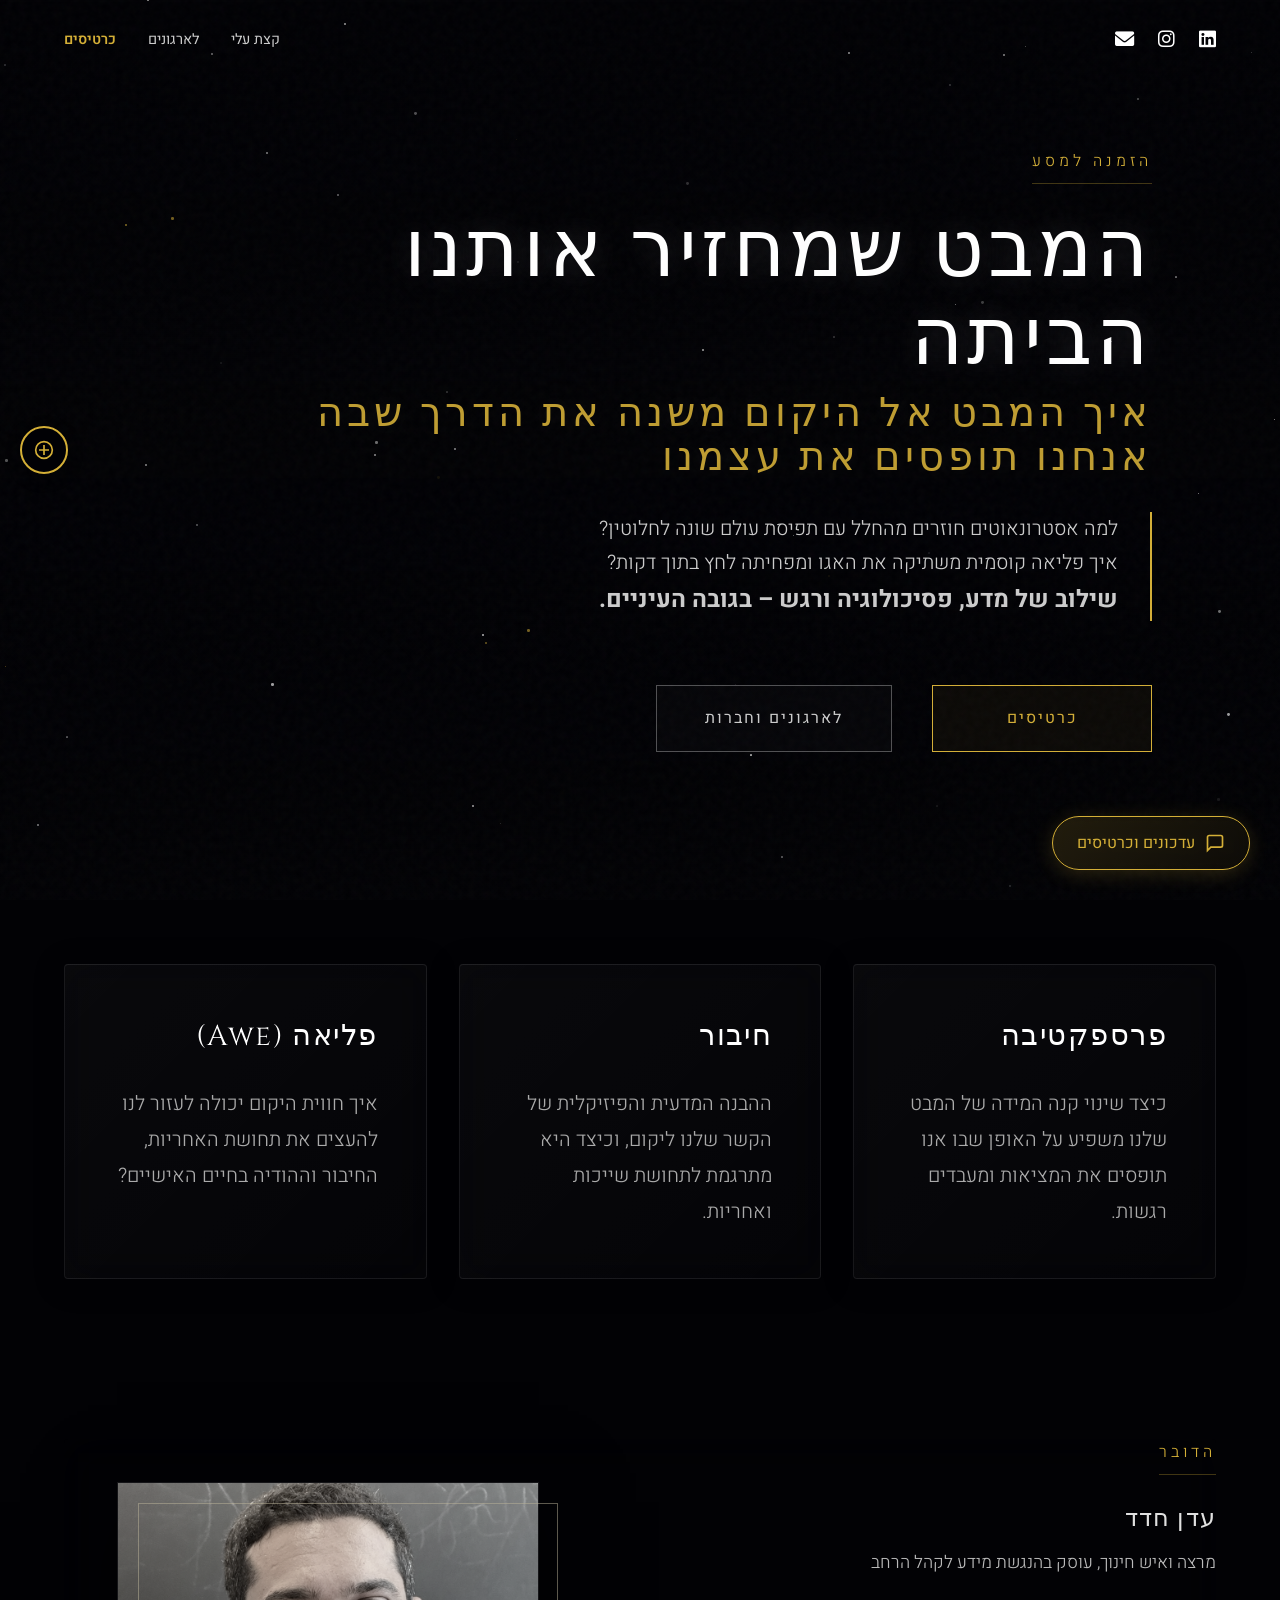
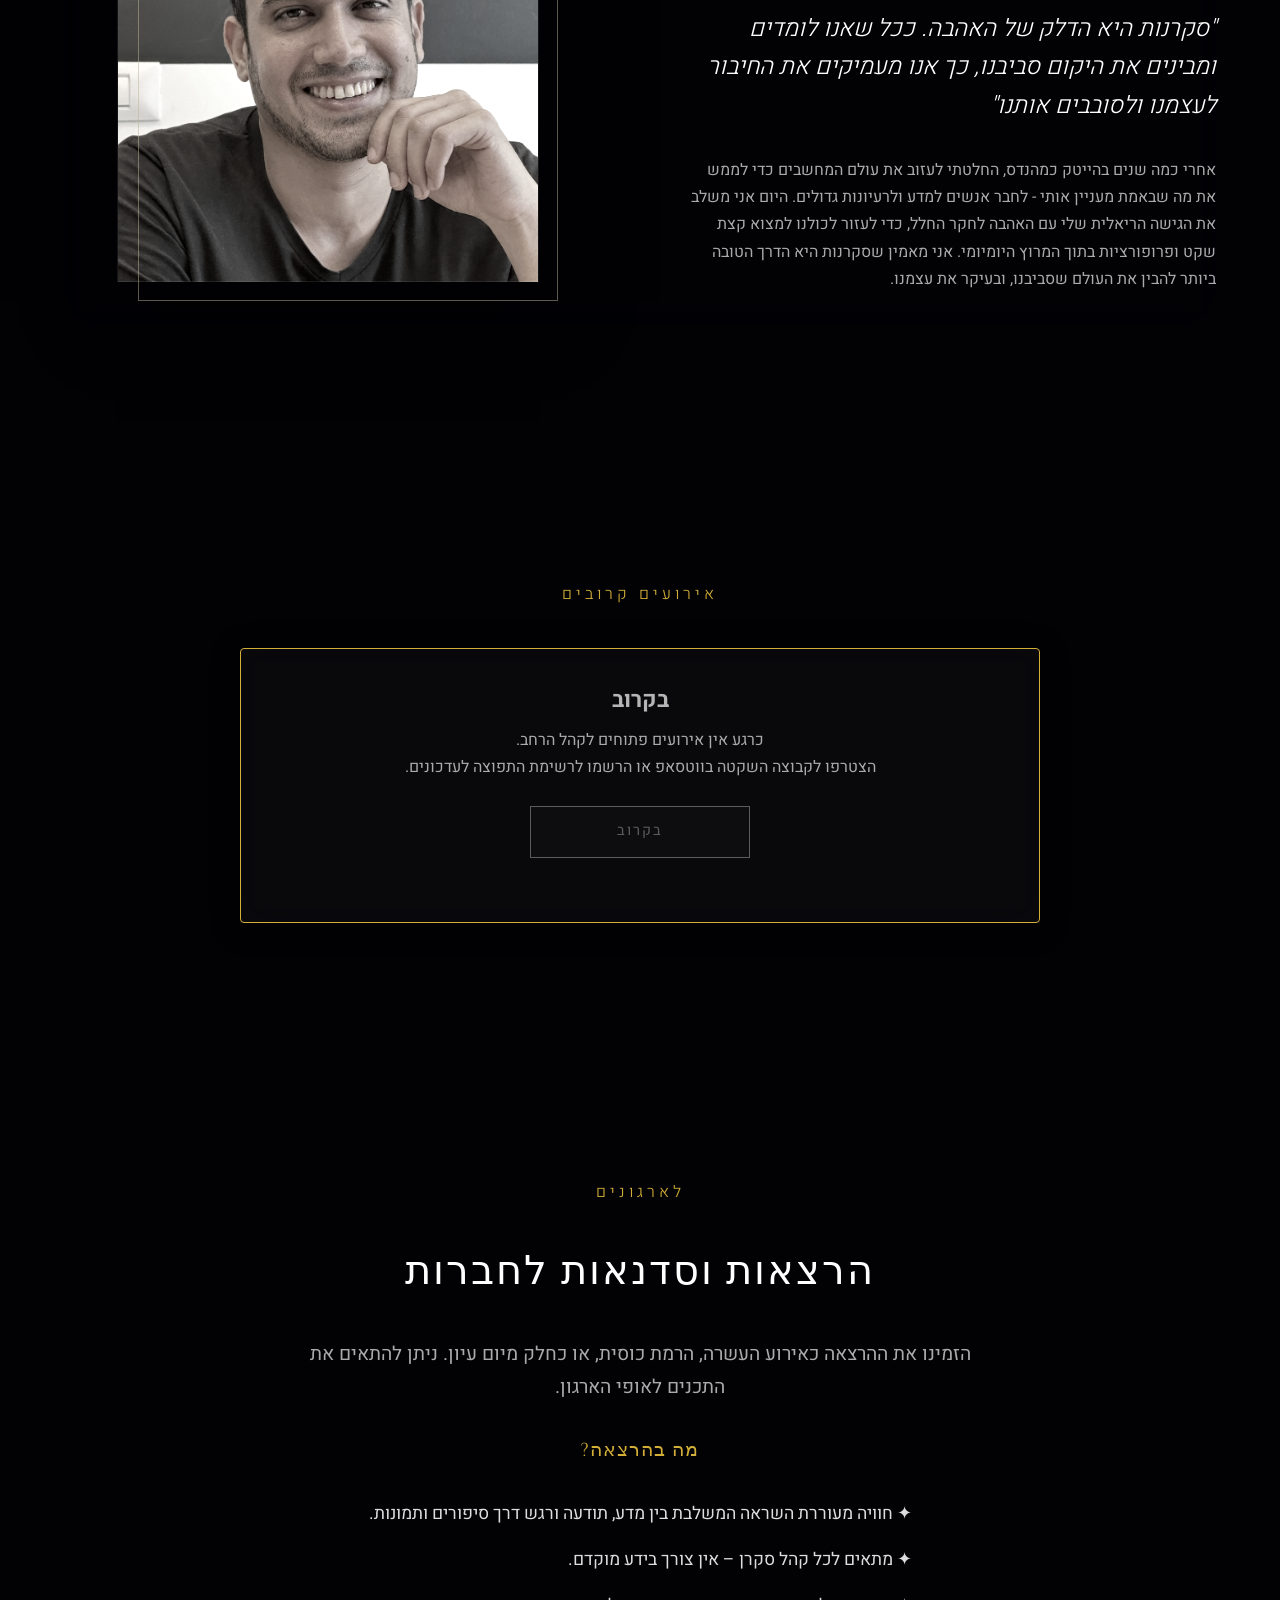
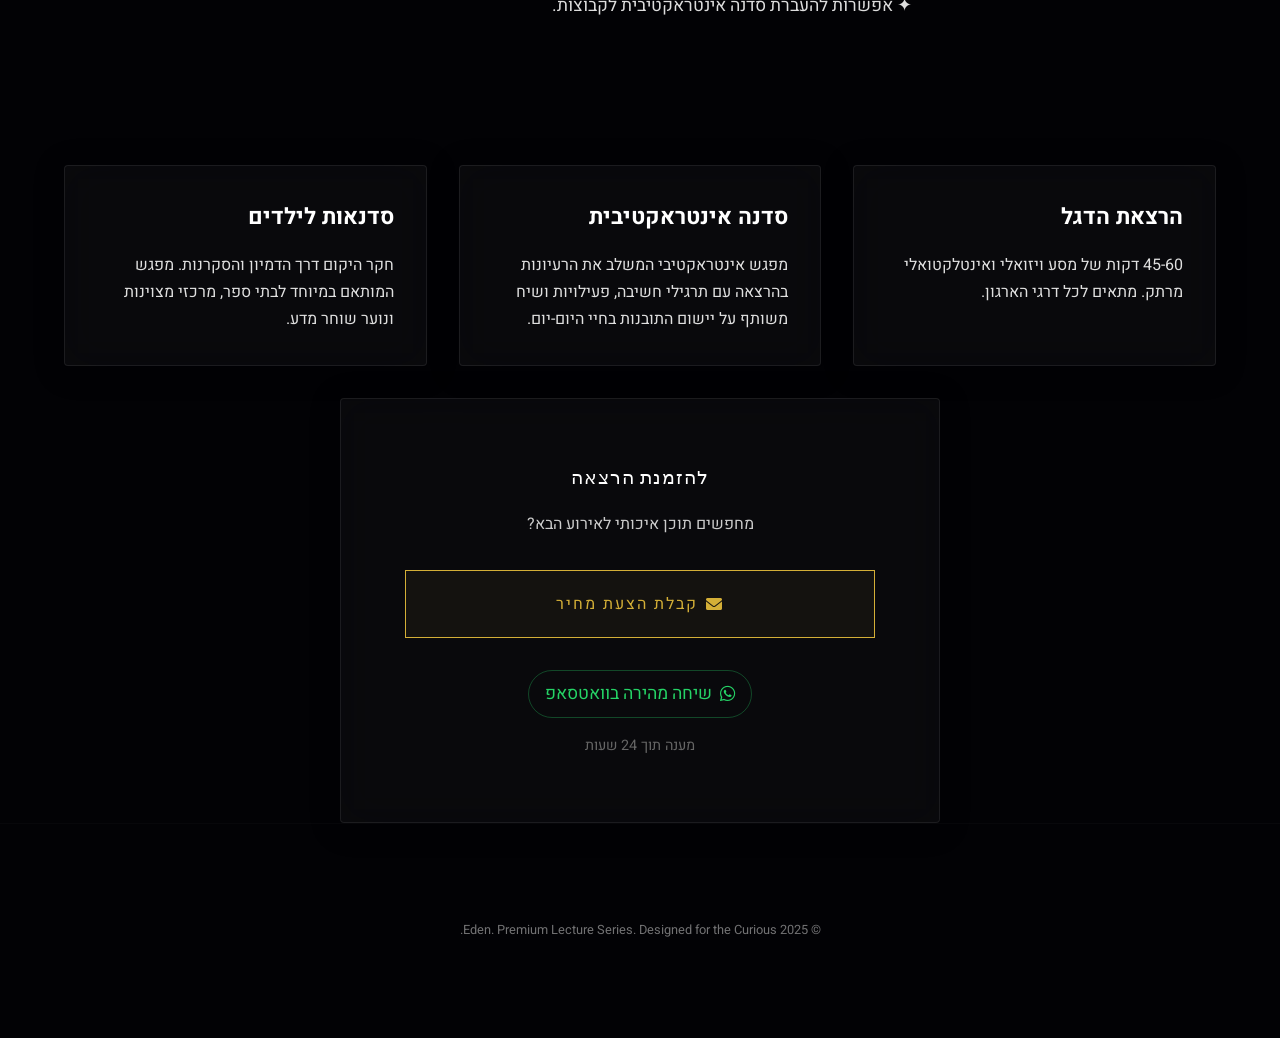
<file: index.html>
<!DOCTYPE html>
<html lang="he" dir="rtl">

<head>
    <meta charset="UTF-8">
    <meta name="viewport" content="width=device-width, initial-scale=1.0">
    <meta name="description"
        content="המבט שמחזיר אותנו הביתה - הרצאה סוחפת מאת עדן חדד המשלבת אסטרופיזיקה, פילוסופיה, פסיכולוגיה ורגש. מסע לתוך המבנים הגדולים של היקום להבנת הנפש האנושית.">
    <title>המבט שמחזיר אותנו הביתה | מסע בעקבות הזווית הקוסמית</title>

    <!-- SEO & Social Meta Tags -->
    <meta name="keywords"
        content="אסטרופיזיקה, פילוסופיה, פסיכולוגיה, עדן חדד, הרצאות השראה, סדנאות למנהלים, משמעות, פרספקטיבה, יום עיון, הרצאות לארגונים">
    <meta name="author" content="Eden Hadad">

    <!-- Open Graph / Facebook -->
    <meta property="og:type" content="website">
    <meta property="og:url" content="https://edenhadad.com/">
    <meta property="og:title" content="המבט שמחזיר אותנו הביתה | עדן חדד">
    <meta property="og:description"
        content="הרצאה סוחפת המשלבת אסטרופיזיקה, פילוסופיה ופסיכולוגיה. מסע לתוך המבנים הגדולים של היקום להבנת הנפש האנושית.">
    <meta property="og:image" content="assets/images/speaker_eden_edited.png">
    <meta property="og:locale" content="he_IL">

    <!-- Twitter -->
    <meta property="twitter:card" content="summary_large_image">
    <meta property="twitter:title" content="המבט שמחזיר אותנו הביתה | עדן חדד">
    <meta property="twitter:description" content="הרצאה סוחפת המשלבת אסטרופיזיקה, מאת עדן חדד.">
    <meta property="twitter:image" content="assets/images/speaker_eden_edited.png">

    <link rel="preconnect" href="https://fonts.googleapis.com">
    <link rel="preconnect" href="https://fonts.gstatic.com" crossorigin>
    <link
        href="https://fonts.googleapis.com/css2?family=Cinzel:wght@400;600&family=Heebo:wght@100;300;400;700&display=swap"
        rel="stylesheet">
    <link rel="stylesheet" href="https://cdnjs.cloudflare.com/ajax/libs/font-awesome/6.0.0/css/all.min.css">

    <style>
        :root {
            --bg-deep: #020205;
            --glass-bg: rgba(255, 255, 255, 0.03);
            --glass-border: rgba(255, 255, 255, 0.08);
            --text-main: #E0E0E0;
            --accent-gold: #D4AF37;
            --accent-glow: rgba(212, 175, 55, 0.4);
            --blue-glow: rgba(0, 100, 255, 0.1);
        }

        * {
            margin: 0;
            padding: 0;
            box-sizing: border-box;
        }

        html {
            scroll-behavior: smooth;
            max-width: 100%;
            overflow-x: hidden;
        }

        body {
            background-color: var(--bg-deep);
            color: var(--text-main);
            font-family: 'Heebo', sans-serif;
            overflow-x: hidden;
            line-height: 1.7;
            direction: rtl;
            max-width: 100%;
        }

        /* --- IMMERSIVE BACKGROUND & EFFECTS --- */
        #canvas-bg {
            position: fixed;
            top: 0;
            left: 0;
            width: 100%;
            height: 100%;
            z-index: -2;
            background: var(--bg-deep);
        }

        .overlay-gradient {
            position: fixed;
            top: 0;
            left: 0;
            width: 100%;
            height: 100%;
            background: linear-gradient(180deg, rgba(0, 0, 0, 0) 0%, rgba(2, 2, 5, 0.95) 100%);
            z-index: -1;
            pointer-events: none;
        }

        .noise-overlay {
            position: fixed;
            top: 0;
            left: 0;
            width: 100%;
            height: 100%;
            pointer-events: none;
            z-index: 1000;
            opacity: 0.03;
            background-image: url("data:image/svg+xml,%3Csvg viewBox='0 0 200 200' xmlns='http://www.w3.org/2000/svg'%3E%3Cfilter id='noiseFilter'%3E%3CfeTurbulence type='fractalNoise' baseFrequency='0.65' numOctaves='3' stitchTiles='stitch'/%3E%3C/filter%3E%3Crect width='100%25' height='100%25' filter='url(%23noiseFilter)'/%3E%3C/svg%3E");
        }

        /* --- TYPOGRAPHY --- */
        h1,
        h2,
        h3 {
            font-family: 'Cinzel', serif;
            font-weight: 400;
            letter-spacing: 0.05em;
        }

        h1 {
            font-size: 5rem;
            line-height: 1.1;
            margin-bottom: 2rem;
            color: #fff;
            text-shadow: 0 0 30px rgba(255, 255, 255, 0.15);
        }

        .subtitle {
            font-family: 'Heebo', sans-serif;
            font-weight: 300;
            letter-spacing: 4px;
            color: var(--accent-gold);
            text-transform: uppercase;
            font-size: 1rem;
            margin-bottom: 1.5rem;
            display: inline-block;
            border-bottom: 1px solid rgba(212, 175, 55, 0.3);
            padding-bottom: 0.5rem;
        }

        /* --- LAYOUT UTILS --- */
        .container {
            max-width: 1400px;
            margin: 0 auto;
            padding: 0 4rem;
        }

        section {
            padding: 8rem 0;
            position: relative;
        }

        /* --- ANIMATIONS --- */
        .reveal {
            opacity: 0;
            transform: translateY(50px);
            transition: all 1s cubic-bezier(0.16, 1, 0.3, 1);
        }

        .reveal.active {
            opacity: 1;
            transform: translateY(0);
        }

        /* --- GLASSMORPHISM COMPONENTS --- */
        .glass-card {
            background: var(--glass-bg);
            backdrop-filter: blur(20px);
            -webkit-backdrop-filter: blur(20px);
            border: 1px solid var(--glass-border);
            border-radius: 4px;
            padding: 4rem;
            box-shadow: 0 4px 30px rgba(0, 0, 0, 0.3);
            transition: transform 0.6s cubic-bezier(0.16, 1, 0.3, 1), box-shadow 0.6s ease;
        }

        .glass-card:hover {
            transform: translateY(-5px);
            box-shadow: 0 20px 60px rgba(0, 0, 0, 0.5);
            border-color: rgba(255, 255, 255, 0.2);
        }

        /* --- HERO SECTION --- */
        header {
            height: 100vh;
            display: flex;
            align-items: center;
            justify-content: flex-start;
            position: relative;
        }

        .hero-content {
            max-width: 900px;
            z-index: 2;
            padding-right: 4rem;
            opacity: 0;
            animation: heroReveal 2s cubic-bezier(0.16, 1, 0.3, 1) forwards 0.5s;
        }

        .hero-desc {
            font-size: 1.25rem;
            font-weight: 300;
            color: #ccc;
            margin-bottom: 4rem;
            max-width: 700px;
            border-right: 2px solid var(--accent-gold);
            padding-right: 2rem;
        }

        .btn-glow {
            padding: 1.2rem 3rem;
            background: rgba(212, 175, 55, 0.05);
            border: 1px solid var(--accent-gold);
            color: var(--accent-gold);
            font-size: 1rem;
            text-transform: uppercase;
            letter-spacing: 2px;
            cursor: pointer;
            text-decoration: none;
            transition: all 0.4s ease;
            position: relative;
            overflow: hidden;
            display: inline-flex;
            align-items: center;
            justify-content: center;
            min-width: 220px;
            text-align: center;
            margin-left: 1rem;
        }

        .btn-glow:last-child {
            margin-left: 0;
        }

        .btn-glow::before {
            content: '';
            position: absolute;
            top: 0;
            left: -100%;
            width: 100%;
            height: 100%;
            background: linear-gradient(90deg, transparent, rgba(212, 175, 55, 0.4), transparent);
            transition: 0.5s;
        }

        .btn-glow:hover::before {
            left: 100%;
        }

        .btn-glow:hover {
            box-shadow: 0 0 30px var(--accent-glow);
            background: rgba(212, 175, 55, 0.15);
            color: #fff;
        }

        .btn-secondary {
            border-color: rgba(255, 255, 255, 0.3);
            color: #ccc;
            background: rgba(255, 255, 255, 0.02);
        }

        .btn-secondary:hover {
            border-color: #fff;
            box-shadow: 0 0 30px rgba(255, 255, 255, 0.2);
            background: rgba(255, 255, 255, 0.08);
        }

        .hero-actions {
            display: flex;
            gap: 1.5rem;
            margin-top: 2rem;
            flex-wrap: wrap;
        }

        /* --- CONCEPT SECTION --- */
        .concept-grid {
            display: grid;
            grid-template-columns: repeat(3, 1fr);
            gap: 4rem;
            margin-top: 4rem;
        }

        .concept-card {
            background: linear-gradient(135deg, rgba(255, 255, 255, 0.03), rgba(255, 255, 255, 0.01));
            border-top: 1px solid rgba(255, 255, 255, 0.1);
            padding: 3rem;
            position: relative;
        }

        .concept-card h3 {
            font-size: 1.8rem;
            margin-bottom: 1.5rem;
            color: #fff;
        }

        .concept-card p {
            font-size: 1.25rem;
            color: #aaa;
            font-weight: 300;
            line-height: 1.8;
        }

        .concept-num {
            position: absolute;
            top: -2rem;
            right: 2rem;
            font-family: 'Cinzel', serif;
            font-size: 4rem;
            color: rgba(255, 255, 255, 0.05);
        }

        /* --- SPEAKER SECTION --- */
        .speaker-editorial {
            display: grid;
            grid-template-columns: 1fr 1fr;
            gap: 6rem;
            align-items: center;
        }



        .speaker-bio-highlight {
            font-size: 1.5rem;
            font-weight: 300;
            color: #fff;
            margin-bottom: 2rem;
            line-height: 1.6;
            font-style: italic;
        }

        .speaker-image-frame {
            height: 400px;
            width: 80%;
            margin: 0 auto;
            background: url('assets/images/speaker_eden.jpg') top center/cover no-repeat;
            border: 1px solid var(--glass-border);
            position: relative;
            box-shadow: 0 20px 80px rgba(0, 0, 0, 0.6);
            filter: grayscale(80%) contrast(110%);
            transition: filter 0.5s ease;
        }

        .speaker-image-frame:hover {
            filter: grayscale(0%) contrast(100%);
        }

        /* Overlay frame for speaker */
        .speaker-image-frame::after {
            content: '';
            position: absolute;
            top: 20px;
            left: 20px;
            right: -20px;
            bottom: -20px;
            border: 1px solid var(--accent-gold);
            z-index: -1;
            opacity: 0.5;
            transition: all 0.5s ease;
        }

        .speaker-image-frame:hover::after {
            top: 10px;
            left: 10px;
            right: -10px;
            bottom: -10px;
            opacity: 1;
        }

        /* --- TICKETS --- */
        .ticket-row {
            display: flex;
            justify-content: space-between;
            align-items: center;
            padding: 2rem 0;
            border-bottom: 1px solid rgba(255, 255, 255, 0.05);
            transition: 0.3s;
        }

        .ticket-row:hover {
            background: rgba(255, 255, 255, 0.02);
            padding-right: 2rem;
        }

        .ticket-label {
            font-size: 0.9rem;
            color: #aaa;
            text-transform: uppercase;
            letter-spacing: 2px;
            cursor: pointer;
        }

        .ticket-value {
            font-size: 1.5rem;
            color: #fff;
            font-family: 'Cinzel', serif;
        }

        .whatsapp-link {
            color: #25D366;
            font-size: 1.1rem;
            text-decoration: none;
            display: inline-flex;
            align-items: center;
            gap: 0.5rem;
            margin-top: 1rem;
            padding: 0.5rem 1rem;
            border: 1px solid rgba(37, 211, 102, 0.3);
            border-radius: 50px;
            transition: 0.3s;
        }

        .whatsapp-link:hover {
            background: rgba(37, 211, 102, 0.1);
            border-color: #25D366;
        }

        /* --- FOOTER --- */
        footer {
            text-align: center;
            padding: 6rem 0;
            opacity: 0.5;
            font-size: 0.8rem;
            border-top: 1px solid rgba(255, 255, 255, 0.05);
        }

        /* --- RESPONSIVE --- */

        /* Tablet */
        @media (max-width: 1024px) {
            h1 {
                font-size: 3.5rem;
            }

            .concept-grid {
                grid-template-columns: repeat(2, 1fr);
                gap: 2rem;
            }

            .speaker-editorial {
                gap: 3rem;
            }
        }

        /* Mobile */
        @media (max-width: 768px) {
            h1 {
                font-size: 2.2rem;
            }

            h2 {
                font-size: 1.5rem;
            }

            h3 {
                font-size: 1.2rem;
            }

            .container {
                padding: 0 1.25rem;
            }

            section {
                padding: 4rem 0;
            }

            .concept-grid {
                grid-template-columns: 1fr;
                gap: 1rem;
            }

            .concept-card {
                padding: 2rem 1.5rem;
            }

            .concept-card p {
                font-size: 1rem;
            }

            .concept-num {
                font-size: 2.5rem;
                top: -1rem;
                right: 1rem;
            }

            .speaker-editorial {
                grid-template-columns: 1fr;
                gap: 1.5rem;
            }

            .speaker-text {
                order: 1;
                text-align: center;
            }

            .speaker-bio-highlight {
                font-size: 1.2rem;
            }

            header {
                justify-content: center;
                text-align: center;
                padding: 1rem;
            }

            .hero-content {
                padding-right: 0;
                text-align: center;
            }

            .hero-desc {
                border-right: none;
                padding-right: 0;
                margin: 0 auto 1.5rem auto;
                font-size: 1.1rem;
            }

            .hero-actions {
                justify-content: center;
            }

            .speaker-image-frame {
                height: 350px;
                margin-top: 1.5rem;
                width: 100%;
            }

            .speaker-image-frame::after {
                right: -10px;
                bottom: -10px;
                top: 10px;
                left: 10px;
            }

            /* Ticket section mobile */
            .ticket-row {
                flex-direction: column;
                align-items: flex-start;
                gap: 1rem;
                text-align: right;
                padding: 1.5rem 0;
            }

            .ticket-row:hover {
                padding-right: 0;
            }

            .ticket-value {
                font-size: 1.2rem;
            }

            /* Buttons touch-friendly */
            .btn-glow {
                padding: 1rem 2rem;
                font-size: 0.9rem;
                min-height: 48px;
                width: 100%;
                text-align: center;
                margin: 0;
            }

            .hero-actions {
                flex-direction: column;
                width: 100%;
            }

            footer {
                padding: 3rem 0;
            }

            #canvas-bg {
                min-width: unset !important;
            }

            /* Navbar Mobile Styles (Single Row, Words Left) */
            #navbar,
            #navbar.nav-scrolled {
                padding: 0.5rem 1rem !important;
                flex-direction: row !important;
                justify-content: space-between !important;
                align-items: center !important;
                height: auto !important;
                gap: 0.5rem !important;
            }

            .social-nav {
                display: flex;
                justify-content: flex-start !important;
                /* Right in RTL */
                padding-right: 0 !important;
                width: auto !important;
                gap: 0.8rem !important;
                margin-bottom: 0;
            }

            .social-nav a {
                font-size: 1rem !important;
            }

            .nav-links {
                display: flex;
                justify-content: flex-end !important;
                /* Left in RTL */
                width: auto !important;
                gap: 0.8rem !important;
            }

            .nav-links a {
                font-size: 0.85rem !important;
            }
        }

        /* Small mobile */
        @media (max-width: 480px) {
            h1 {
                font-size: 1.8rem;
            }

            .container {
                padding: 0 1rem;
            }

            .concept-card {
                padding: 1.5rem 1rem;
            }

            .speaker-image-frame {
                height: 280px;
            }
        }

        @keyframes heroReveal {
            from {
                opacity: 0;
                transform: translateY(30px);
            }

            to {
                opacity: 1;
                transform: translateY(0);
            }
        }
    </style>
</head>

<body>
    <!-- Accessibility Toolbar -->
    <div id="accessibility-toolbar" role="region" aria-label="כלי נגישות">
        <button id="a11y-toggle" aria-label="פתח תפריט נגישות" aria-expanded="false">
            <svg width="20" height="20" viewBox="0 0 24 24" fill="none" stroke="currentColor" stroke-width="2">
                <circle cx="12" cy="12" r="10" />
                <path d="M12 6v6m0 0v6m0-6h6m-6 0H6" />
            </svg>
        </button>
        <div id="a11y-panel" class="a11y-panel" hidden>
            <div class="a11y-row">
                <button class="a11y-btn" id="font-increase" aria-label="הגדל גופן" title="הגדל גופן">
                    <span>א+</span>
                </button>
                <button class="a11y-btn" id="font-decrease" aria-label="הקטן גופן" title="הקטן גופן">
                    <span>א-</span>
                </button>
            </div>
            <div class="a11y-row">
                <button class="a11y-btn" id="high-contrast" aria-label="ניגודיות גבוהה" title="ניגודיות גבוהה">
                    <i class="fas fa-adjust"></i>
                </button>
                <button class="a11y-btn" id="readable-font" aria-label="גופן קריא" title="גופן קריא (Arial)">
                    <span style="font-family: Arial, sans-serif; font-size: 1.2rem;">א</span>
                </button>
            </div>
            <div class="a11y-row">
                <button class="a11y-btn" id="stop-animations" aria-label="עצור אנימציות" title="עצור אנימציות">
                    <i class="fas fa-pause"></i>
                </button>
                <button class="a11y-btn" id="underline-links" aria-label="הדגש קישורים" title="הדגש קישורים">
                    <i class="fas fa-underline"></i>
                </button>
            </div>
            <button class="a11y-btn full-width" id="reset-a11y" aria-label="אפס הגדרות" title="אפס הגדרות">
                <i class="fas fa-redo"></i> איפוס
            </button>
        </div>
    </div>

    <!-- Sticky Lead Form -->
    <div id="lead-form-container" class="lead-form-collapsed">
        <button id="lead-form-toggle" aria-label="פתח טופס יצירת קשר" aria-expanded="false">
            <svg width="20" height="20" viewBox="0 0 24 24" fill="none" stroke="currentColor" stroke-width="2">
                <path d="M21 15a2 2 0 0 1-2 2H7l-4 4V5a2 2 0 0 1 2-2h14a2 2 0 0 1 2 2z" />
            </svg>
            <span>עדכונים וכרטיסים</span>
        </button>
        <div id="lead-form-content" class="lead-form-content" hidden>
            <h3>הישארו מעודכנים</h3>
            <p style="text-align: center; color: #ccc; font-size: 0.9rem; margin-bottom: 1.5rem; line-height: 1.5;">
                הצטרפו לרשימת התפוצה וקבלו עדכונים על הרצאות פתוחות, כרטיסים ותכנים מעוררי מחשבה.
            </p>

            <!-- WhatsApp Join Button -->
            <a href="https://chat.whatsapp.com/D9rq9PVqBxm5k0h5ObEshP" target="_blank" class="whatsapp-join-btn">
                <i class="fab fa-whatsapp"></i>
                להצטרפות לקבוצת העדכונים השקטה
            </a>

            <div class="divider"><span>או השאירו פרטים</span></div>
            <form id="lead-form" aria-label="טופס הרשמה לעדכונים">
                <div class="form-group">
                    <input type="text" id="lead-name" name="name" required placeholder="שם מלא" aria-label="שם מלא">
                </div>
                <div class="form-group">
                    <input type="email" id="lead-email" name="email" required placeholder="אימייל לקבלת עדכונים"
                        aria-label="אימייל">
                </div>
                <div class="form-group">
                    <input type="tel" id="lead-phone" name="phone" placeholder="טלפון (אופציונלי)"
                        aria-label="מספר טלפון">
                </div>
                <div class="form-group">
                    <textarea id="lead-message" name="message" rows="2" placeholder="נושא / בקשה מיוחדת (אופציונלי)"
                        aria-label="הודעה"></textarea>
                </div>
                <button type="submit" class="lead-submit-btn">עדכנו אותי על הרצאות!</button>
            </form>
        </div>
    </div>

    <style>
        /* Accessibility Toolbar Styles */
        #accessibility-toolbar {
            position: fixed;
            left: 20px;
            top: 50%;
            transform: translateY(-50%);
            z-index: 10002;
            direction: ltr;
        }

        #a11y-toggle {
            background: rgba(2, 2, 5, 0.8);
            border: 2px solid var(--accent-gold);
            color: var(--accent-gold);
            width: 48px;
            height: 48px;
            border-radius: 50%;
            display: flex;
            align-items: center;
            justify-content: center;
            cursor: pointer;
            transition: all 0.3s ease;
            backdrop-filter: blur(10px);
            box-shadow: 0 4px 15px rgba(0, 0, 0, 0.3);
        }

        #a11y-toggle:focus {
            outline: 2px solid #fff;
            outline-offset: 2px;
        }

        #a11y-toggle:hover {
            background: rgba(212, 175, 55, 0.2);
            box-shadow: 0 0 20px rgba(212, 175, 55, 0.4);
            transform: scale(1.1);
        }

        .a11y-panel {
            position: absolute;
            left: 60px;
            top: 50%;
            transform: translateY(-50%) translateX(-10px);
            background: rgba(10, 10, 15, 0.98);
            backdrop-filter: blur(20px);
            border: 1px solid rgba(212, 175, 55, 0.3);
            border-radius: 12px;
            padding: 1rem;
            display: flex;
            flex-direction: column;
            gap: 0.8rem;
            opacity: 0;
            transition: all 0.3s cubic-bezier(0.16, 1, 0.3, 1);
            pointer-events: none;
            width: 140px;
            box-shadow: 0 10px 40px rgba(0, 0, 0, 0.5);
        }

        .a11y-panel:not([hidden]) {
            opacity: 1;
            transform: translateY(-50%) translateX(0);
            pointer-events: all;
        }

        .a11y-row {
            display: flex;
            gap: 0.8rem;
            justify-content: space-between;
        }

        .a11y-btn {
            background: rgba(255, 255, 255, 0.05);
            border: 1px solid rgba(255, 255, 255, 0.1);
            color: #fff;
            width: 44px;
            /* WCAG Minimum */
            height: 44px;
            border-radius: 8px;
            display: flex;
            align-items: center;
            justify-content: center;
            cursor: pointer;
            transition: all 0.2s ease;
            font-size: 1.1rem;
        }

        .a11y-btn.full-width {
            width: 100%;
            gap: 0.5rem;
            font-size: 0.9rem;
            height: 40px;
            margin-top: 0.5rem;
            background: rgba(255, 50, 50, 0.1);
            border-color: rgba(255, 50, 50, 0.3);
        }

        .a11y-btn:focus {
            outline: 2px solid var(--accent-gold);
            outline-offset: 2px;
        }

        .a11y-btn:hover {
            background: rgba(255, 255, 255, 0.15);
            border-color: var(--accent-gold);
            color: var(--accent-gold);
        }

        .a11y-btn.active {
            background: var(--accent-gold);
            border-color: var(--accent-gold);
            color: #000;
            box-shadow: 0 0 10px rgba(212, 175, 55, 0.5);
        }

        /* --- ACCESSIBILITY MODES --- */

        /* High Contrast Mode */
        body.high-contrast {
            --bg-deep: #000;
            --text-main: #fff;
            --glass-bg: #000;
            --accent-gold: #FFD700;
            /* Brighter Gold */
        }

        body.high-contrast * {
            text-shadow: none !important;
            box-shadow: none !important;
        }

        body.high-contrast .glass-card,
        body.high-contrast .btn-glow {
            border: 2px solid #FFD700;
            background: #000;
        }

        /* Readable Font Mode */
        body.readable-font,
        body.readable-font * {
            font-family: Arial, Helvetica, sans-serif !important;
            letter-spacing: normal !important;
        }

        /* Stop Animations Mode */
        body.stop-animations *,
        body.stop-animations *::before,
        body.stop-animations *::after {
            animation: none !important;
            transition: none !important;
            transform: none !important;
            scroll-behavior: auto !important;
        }

        body.stop-animations #particles {
            display: none !important;
        }

        /* Underline Links Mode */
        body.underline-links a {
            text-decoration: underline !important;
            text-decoration-thickness: 2px !important;
            text-underline-offset: 4px !important;
        }

        /* Lead Form Styles */
        #lead-form-container {
            position: fixed;
            bottom: 30px;
            right: 30px;
            z-index: 9998;
            width: 400px;
            max-width: 90vw;
            direction: rtl;
        }

        #lead-form-toggle {
            background: linear-gradient(135deg, rgba(212, 175, 55, 0.15), rgba(212, 175, 55, 0.05));
            border: 1px solid var(--accent-gold);
            color: var(--accent-gold);
            padding: 0.875rem 1.5rem;
            border-radius: 50px;
            display: flex;
            align-items: center;
            gap: 0.625rem;
            cursor: pointer;
            font-size: 1rem;
            font-family: 'Heebo', sans-serif;
            transition: all 0.4s cubic-bezier(0.16, 1, 0.3, 1);
            backdrop-filter: blur(10px);
            box-shadow: 0 4px 20px rgba(212, 175, 55, 0.2);
        }

        #lead-form-toggle:hover {
            background: linear-gradient(135deg, rgba(212, 175, 55, 0.25), rgba(212, 175, 55, 0.1));
            box-shadow: 0 6px 30px rgba(212, 175, 55, 0.35);
            transform: translateY(-2px);
        }

        #lead-form-toggle svg {
            transition: transform 0.3s ease;
        }

        .lead-form-collapsed #lead-form-toggle[aria-expanded="true"] svg {
            transform: rotate(180deg);
        }

        .lead-form-content {
            position: absolute;
            bottom: 70px;
            right: 0;
            width: 100%;
            background: rgba(2, 2, 5, 0.98);
            backdrop-filter: blur(20px);
            border: 1px solid rgba(212, 175, 55, 0.3);
            border-radius: 12px;
            padding: 1.75rem;
            opacity: 0;
            transform: translateY(20px);
            transition: all 0.4s cubic-bezier(0.16, 1, 0.3, 1);
            pointer-events: none;
            box-shadow: 0 10px 40px rgba(0, 0, 0, 0.5);
        }

        .lead-form-content:not([hidden]) {
            opacity: 1;
            transform: translateY(0);
            pointer-events: all;
        }

        .lead-form-content h3 {
            color: var(--accent-gold);
            font-size: 1.35rem;
            margin-bottom: 0.5rem;
            font-family: 'Cinzel', serif;
            font-weight: 400;
            text-align: center;
        }

        /* WhatsApp Button */
        .whatsapp-join-btn {
            display: flex;
            align-items: center;
            justify-content: center;
            gap: 0.8rem;
            background: rgba(37, 211, 102, 0.15);
            border: 1px solid #25D366;
            color: #25D366;
            padding: 0.8rem 1rem;
            border-radius: 8px;
            text-decoration: none;
            font-weight: 500;
            transition: 0.3s;
            text-align: center;
            font-size: 0.95rem;
        }

        .whatsapp-join-btn:hover {
            background: rgba(37, 211, 102, 0.25);
            box-shadow: 0 0 15px rgba(37, 211, 102, 0.2);
        }

        .whatsapp-join-btn i {
            font-size: 1.2rem;
        }

        /* Divider */
        .divider {
            display: flex;
            align-items: center;
            text-align: center;
            color: rgba(255, 255, 255, 0.4);
            font-size: 0.85rem;
            margin: 0.5rem 0;
        }

        .divider::before,
        .divider::after {
            content: '';
            flex: 1;
            border-bottom: 1px solid rgba(255, 255, 255, 0.1);
        }

        .divider span {
            padding: 0 10px;
        }

        .form-group {
            margin-bottom: 1rem;
        }

        .form-group input,
        .form-group textarea {
            width: 100%;
            background: rgba(255, 255, 255, 0.05);
            border: 1px solid rgba(255, 255, 255, 0.1);
            color: #fff;
            padding: 0.875rem;
            border-radius: 6px;
            font-family: 'Heebo', sans-serif;
            font-size: 0.95rem;
            transition: all 0.3s ease;
        }

        .form-group input:focus,
        .form-group textarea:focus {
            outline: none;
            border-color: var(--accent-gold);
            background: rgba(255, 255, 255, 0.08);
        }

        .form-group input::placeholder,
        .form-group textarea::placeholder {
            color: rgba(255, 255, 255, 0.4);
        }

        .lead-submit-btn {
            width: 100%;
            background: linear-gradient(135deg, rgba(212, 175, 55, 0.2), rgba(212, 175, 55, 0.1));
            border: 1px solid var(--accent-gold);
            color: var(--accent-gold);
            padding: 1rem;
            border-radius: 6px;
            font-size: 1rem;
            font-family: 'Heebo', sans-serif;
            font-weight: 500;
            cursor: pointer;
            transition: all 0.3s ease;
        }

        .lead-submit-btn:hover {
            background: linear-gradient(135deg, rgba(212, 175, 55, 0.3), rgba(212, 175, 55, 0.15));
            box-shadow: 0 0 20px rgba(212, 175, 55, 0.3);
        }

        /* Mobile Responsiveness */
        @media (max-width: 768px) {
            #accessibility-toolbar {
                left: 10px;
            }

            #a11y-toggle {
                width: 34px;
                height: 34px;
            }

            #a11y-toggle svg {
                width: 18px;
                height: 18px;
            }

            .a11y-panel {
                left: 50px;
                flex-direction: column;
            }

            #lead-form-container {
                right: 0;
                bottom: 0;
                width: 100%;
                max-width: 100%;
                z-index: 10000;
            }

            #lead-form-toggle {
                position: fixed;
                bottom: 20px;
                right: 20px;
                z-index: 10001;
                font-size: 0.95rem;
            }

            .lead-form-content {
                position: fixed;
                bottom: 0;
                left: 0;
                right: 0;
                width: 100%;
                border-radius: 20px 20px 0 0;
                padding: 2rem 1.5rem 5rem 1.5rem;
                border-bottom: none;
                border-left: none;
                border-right: none;
                background: #050508;
            }
        }
    </style>

    <script>
        // Accessibility Toolbar Logic
        (function () {
            const toggle = document.getElementById('a11y-toggle');
            const panel = document.getElementById('a11y-panel');
            const buttons = {
                fontIncrease: document.getElementById('font-increase'),
                fontDecrease: document.getElementById('font-decrease'),
                highContrast: document.getElementById('high-contrast'),
                readableFont: document.getElementById('readable-font'),
                stopAnimations: document.getElementById('stop-animations'),
                underlineLinks: document.getElementById('underline-links'),
                reset: document.getElementById('reset-a11y')
            };

            let fontSize = 100;
            const settings = {
                highContrast: false,
                readableFont: false,
                stopAnimations: false,
                underlineLinks: false,
                fontSize: 100
            };

            // Toggle Panel
            toggle.addEventListener('click', () => {
                const isExpanded = toggle.getAttribute('aria-expanded') === 'true';
                toggle.setAttribute('aria-expanded', !isExpanded);
                panel.hidden = isExpanded;

                if (!isExpanded) {
                    // Focus management on open
                    setTimeout(() => buttons.fontIncrease.focus(), 100);
                }
            });

            // Close on ESC
            document.addEventListener('keydown', (e) => {
                if (e.key === 'Escape' && !panel.hidden) {
                    toggle.click();
                    toggle.focus();
                }
            });

            // Feature Toggles
            buttons.fontIncrease.addEventListener('click', () => updateFontSize(10));
            buttons.fontDecrease.addEventListener('click', () => updateFontSize(-10));

            buttons.highContrast.addEventListener('click', () => toggleFeature('highContrast', 'high-contrast'));
            buttons.readableFont.addEventListener('click', () => toggleFeature('readableFont', 'readable-font'));
            buttons.stopAnimations.addEventListener('click', () => toggleFeature('stopAnimations', 'stop-animations'));
            buttons.underlineLinks.addEventListener('click', () => toggleFeature('underlineLinks', 'underline-links'));

            buttons.reset.addEventListener('click', () => {
                // Reset State
                Object.keys(settings).forEach(key => {
                    if (key === 'fontSize') settings[key] = 100;
                    else settings[key] = false;
                });

                // Clear DOM classes
                document.body.classList.remove('high-contrast', 'readable-font', 'stop-animations', 'underline-links');
                document.documentElement.style.fontSize = '100%';

                // Reset Button States
                Object.values(buttons).forEach(btn => btn.classList.remove('active'));

                saveSettings();
            });

            function updateFontSize(delta) {
                const newSize = settings.fontSize + delta;
                if (newSize >= 80 && newSize <= 160) {
                    settings.fontSize = newSize;
                    document.documentElement.style.fontSize = settings.fontSize + '%';
                    saveSettings();
                }
            }

            function toggleFeature(settingKey, className) {
                settings[settingKey] = !settings[settingKey];
                document.body.classList.toggle(className);
                buttons[settingKey].classList.toggle('active');
                saveSettings();
            }

            function saveSettings() {
                localStorage.setItem('a11y-settings', JSON.stringify(settings));
            }

            function loadSettings() {
                const saved = localStorage.getItem('a11y-settings');
                if (saved) {
                    const parsed = JSON.parse(saved);
                    Object.assign(settings, parsed);

                    // Apply Settings
                    document.documentElement.style.fontSize = settings.fontSize + '%';

                    if (settings.highContrast) {
                        document.body.classList.add('high-contrast');
                        buttons.highContrast.classList.add('active');
                    }
                    if (settings.readableFont) {
                        document.body.classList.add('readable-font');
                        buttons.readableFont.classList.add('active');
                    }
                    if (settings.stopAnimations) {
                        document.body.classList.add('stop-animations');
                        buttons.stopAnimations.classList.add('active');
                    }
                    if (settings.underlineLinks) {
                        document.body.classList.add('underline-links');
                        buttons.underlineLinks.classList.add('active');
                    }
                }
            }

            loadSettings();

            // Trap focus in panel
            panel.addEventListener('keydown', (e) => {
                if (e.key === 'Tab') {
                    const focusable = panel.querySelectorAll('button');
                    const first = focusable[0];
                    const last = focusable[focusable.length - 1];

                    if (e.shiftKey) {
                        if (document.activeElement === first) {
                            e.preventDefault();
                            last.focus();
                        }
                    } else {
                        if (document.activeElement === last) {
                            e.preventDefault();
                            first.focus();
                        }
                    }
                }
            });
        })();

        // Lead Form
        (function () {
            const container = document.getElementById('lead-form-container');
            const toggle = document.getElementById('lead-form-toggle');
            const content = document.getElementById('lead-form-content');
            const form = document.getElementById('lead-form');

            toggle.addEventListener('click', () => {
                const isExpanded = toggle.getAttribute('aria-expanded') === 'true';
                toggle.setAttribute('aria-expanded', !isExpanded);
                content.hidden = isExpanded;
                container.classList.toggle('lead-form-collapsed');
            });


            form.addEventListener('submit', (e) => {
                e.preventDefault();

                const submitBtn = form.querySelector('.lead-submit-btn');
                const originalBtnText = submitBtn.innerHTML;
                const scriptURL = 'https://script.google.com/macros/s/AKfycbwEzl54k7tsF9e85H8zsbCoElwnUOoOeC5PHfBsXTZRfvcqHsu6_P_5pzwkD-CQJ-KdNA/exec';

                // Loading State
                submitBtn.innerHTML = '<i class="fas fa-spinner fa-spin"></i> שולח...';
                submitBtn.style.opacity = '0.7';
                submitBtn.disabled = true;

                const inputData = {
                    name: document.getElementById('lead-name').value,
                    email: document.getElementById('lead-email').value,
                    phone: document.getElementById('lead-phone').value,
                    message: document.getElementById('lead-message').value
                };

                // Send to Google Sheets
                fetch(scriptURL, {
                    method: 'POST',
                    mode: 'no-cors', // Important for Google Apps Script
                    headers: {
                        'Content-Type': 'application/x-www-form-urlencoded',
                    },
                    body: new URLSearchParams(inputData)
                })
                    .then(response => {
                        // Success (with no-cors we assume success if no network error)
                        alert('תודה! הפרטים נשלחו בהצלחה וניצור איתך קשר בקרוב.');
                        form.reset();
                        toggle.click(); // Close the form
                    })
                    .catch(error => {
                        console.error('Error!', error.message);
                        alert('אירעה שגיאה בשליחת הטופס. נסה שוב או פנה בוואטסאפ.');
                    })
                    .finally(() => {
                        // Reset Button
                        submitBtn.innerHTML = originalBtnText;
                        submitBtn.style.opacity = '1';
                        submitBtn.disabled = false;
                    });
            });

            // Close on outside click
            document.addEventListener('click', (e) => {
                if (!container.contains(e.target) && !content.hidden) {
                    toggle.click();
                }
            });
        })();
    </script>

    <div id="canvas-bg"></div>
    <div class="overlay-gradient"></div>
    <div class="noise-overlay"></div>

    <nav id="navbar"
        style="position: fixed; top: 0; left: 0; width: 100%; padding: 1.5rem 4rem; z-index: 1000; transition: 0.4s; display: flex; justify-content: space-between; align-items: center;">
        <div class="social-nav" style="display: flex; gap: 1.5rem;">
            <a href="https://www.linkedin.com/in/eden-hadad-70/" target="_blank"
                style="color: #fff; font-size: 1.2rem; transition: 0.3s;"><i class="fab fa-linkedin"></i></a>
            <a href="https://www.instagram.com/eden_hadad70/" target="_blank"
                style="color: #fff; font-size: 1.2rem; transition: 0.3s;"><i class="fab fa-instagram"></i></a>
            <a href="mailto:edenhadad70@gmail.com" style="color: #fff; font-size: 1.2rem; transition: 0.3s;"><i
                    class="fas fa-envelope"></i></a>
        </div>
        <div class="nav-links" style="display: flex; gap: 2rem;">
            <a href="#speaker" style="color: #ccc; text-decoration: none; font-size: 0.9rem; transition: 0.3s;">קצת
                עלי</a>
            <a href="#business"
                style="color: #ccc; text-decoration: none; font-size: 0.9rem; transition: 0.3s;">לארגונים</a>
            <a href="#tickets"
                style="color: var(--accent-gold); text-decoration: none; font-size: 0.9rem; font-weight: 600; transition: 0.3s;">כרטיסים</a>
        </div>
    </nav>
    <style>
        .nav-scrolled {
            background: rgba(2, 2, 5, 0.9);
            backdrop-filter: blur(10px);
            padding: 1rem 4rem !important;
            border-bottom: 1px solid rgba(255, 255, 255, 0.05);
        }

        nav a:hover {
            color: #fff !important;
        }
    </style>

    <div id="particles"
        style="position: fixed; top: 0; left: 0; width: 100vw; height: 100vh; pointer-events: none; z-index: -1;"></div>

    <div class="container">
        <header>
            <div class="hero-content">
                <span class="subtitle reveal">הזמנה למסע</span>
                <h1 class="reveal" style="transition-delay: 0.2s;">המבט שמחזיר אותנו הביתה<br>
                    <span
                        style="font-size: 0.5em; display:block; margin-top: 0.5rem; color: var(--accent-gold); opacity: 0.9;">
                        איך המבט אל היקום משנה את הדרך שבה אנחנו תופסים את עצמנו
                    </span>
                </h1>
                <p class="hero-desc reveal" style="transition-delay: 0.4s;">
                    למה אסטרונאוטים חוזרים מהחלל עם תפיסת עולם שונה לחלוטין?<br>
                    איך פליאה קוסמית משתיקה את האגו ומפחיתה לחץ בתוך דקות?<br>
                    <strong style="font-size: 1.2em;">שילוב של מדע, פסיכולוגיה ורגש – בגובה העיניים.</strong>
                </p>
                <div class="hero-actions reveal" style="transition-delay: 0.6s;">
                    <a href="#tickets" class="btn-glow">
                        <span style="display: block;">כרטיסים</span>
                    </a>
                    <a href="#business" class="btn-glow btn-secondary">
                        <span style="display: block;">לארגונים וחברות</span>
                    </a>
                </div>
            </div>
        </header>

        <!-- SOCIAL PROOF SECTION (Hidden) -->
        <div class="reveal"
            style="display: none; text-align: center; margin-bottom: 2rem; opacity: 0.6; margin-top: -1rem;">
            <p
                style="font-size: 0.9rem; letter-spacing: 2px; text-transform: uppercase; margin-bottom: 1.5rem; color: #888;">
                ההרצאה נבחרה ע״י הארגונים המובילים בישראל
            </p>
            <div style="display: flex; justify-content: center; gap: 3rem; flex-wrap: wrap; filter: grayscale(100%);">
                <!-- Placeholders for logos -->
                <span style="font-family: 'Cinzel'; font-size: 1.5rem; color: #666;">GOOGLE</span>
                <span style="font-family: 'Cinzel'; font-size: 1.5rem; color: #666;">MICROSOFT</span>
                <span style="font-family: 'Cinzel'; font-size: 1.5rem; color: #666;">INTEL</span>
                <span style="font-family: 'Cinzel'; font-size: 1.5rem; color: #666;">WEIZMANN INST.</span>
            </div>
        </div>

        <div class="concept-grid reveal" style="gap: 2rem; margin-bottom: 2rem; text-align: right;">
            <div class="concept-card glass-card">
                <h3>פרספקטיבה</h3>
                <p>כיצד שינוי קנה המידה של המבט שלנו משפיע על האופן שבו אנו תופסים את המציאות ומעבדים רגשות.</p>
            </div>
            <div class="concept-card glass-card" style="transition-delay: 0.2s;">
                <h3>חיבור</h3>
                <p>ההבנה המדעית והפיזיקלית של הקשר שלנו ליקום, וכיצד היא מתרגמת לתחושת שייכות ואחריות.</p>
            </div>
            <div class="concept-card glass-card" style="transition-delay: 0.4s;">
                <h3>פליאה (Awe)</h3>
                <p>איך חווית היקום יכולה לעזור לנו להעצים את תחושת האחריות, החיבור וההודיה בחיים האישיים?</p>
            </div>
        </div>

        <section id="speaker">
            <div class="speaker-editorial glass-card reveal"
                style="padding: 0; background: transparent; border: none; box-shadow: none;">
                <div class="speaker-text">
                    <span class="subtitle">הדובר</span>
                    <h2>עדן חדד</h2>
                    <p
                        style="color: #bbb; font-size: 1.1rem; margin-top: 0.5rem; margin-bottom: 2rem; font-weight: 300;">
                        מרצה ואיש חינוך, עוסק בהנגשת מידע לקהל הרחב</p>
                    <p class="speaker-bio-highlight">
                        "סקרנות היא הדלק של האהבה. ככל שאנו לומדים ומבינים את היקום סביבנו, כך אנו מעמיקים את החיבור
                        לעצמנו ולסובבים אותנו"
                    </p>
                    <p style="color: #aaa; margin-bottom: 2rem;">
                        אחרי כמה שנים בהייטק כמהנדס, החלטתי לעזוב את עולם המחשבים כדי לממש את מה שבאמת מעניין אותי -
                        לחבר אנשים למדע ולרעיונות גדולים.

                        היום אני משלב את הגישה הריאלית שלי עם האהבה לחקר החלל, כדי לעזור לכולנו למצוא קצת שקט
                        ופרופורציות בתוך המרוץ היומיומי. אני מאמין שסקרנות היא הדרך הטובה ביותר להבין את העולם שסביבנו,
                        ובעיקר את עצמנו.
                    </p>
                </div>
                <div class="speaker-image-frame reveal"
                    style="background-image: url('assets/images/speaker_eden_edited.png');"></div>
            </div>
        </section>

        <section id="tickets">
            <div style="max-width: 800px; margin: 0 auto;">
                <h2 class="subtitle reveal"
                    style="text-align: center; display: block; border: none; margin-bottom: 2rem;">אירועים קרובים</h2>

                <div class="glass-card reveal" style="padding: 2rem; border-color: var(--accent-gold);">
                    <!-- Event Payload -->
                    <div style="margin-bottom: 2rem; text-align: center;">
                        <h4 style="color: #fff; font-size: 1.4rem; margin-bottom: 0.5rem; opacity: 0.7;">בקרוב</h4>
                        <p style="color: #aaa; font-size: 1rem; margin-bottom: 1.5rem;">
                            כרגע אין אירועים פתוחים לקהל הרחב.
                            <br>הצטרפו לקבוצה השקטה בווטסאפ או הרשמו לרשימת התפוצה לעדכונים.
                        </p>
                        <div class="btn-glow"
                            style="font-size: 0.9rem; padding: 0.8rem 2.5rem; margin: 0; opacity: 0.5; cursor: not-allowed; filter: grayscale(1);">
                            בקרוב
                        </div>
                    </div>
                </div>
            </div>
        </section>

        <section id="business">
            <div style="max-width: 900px; margin: 0 auto; text-align: center;">
                <h2 class="subtitle reveal" style="display: inline-block; border: none;">לארגונים</h2>
                <h3 class="reveal" style="color: #fff; font-size: 2.5rem; margin-bottom: 2rem;">הרצאות וסדנאות לחברות
                </h3>
                <p class="reveal"
                    style="color: #aaa; font-size: 1.2rem; margin-bottom: 2rem; max-width: 700px; margin-left: auto; margin-right: auto;">
                    הזמינו את ההרצאה כאירוע העשרה, הרמת כוסית, או כחלק מיום עיון.
                    ניתן להתאים את התכנים לאופי הארגון.
                </p>

                <div class="reveal"
                    style="margin-top: 1.5rem; text-align: center; max-width: 800px; margin-left: auto; margin-right: auto;">
                    <h3 style="color: var(--accent-gold); margin-bottom: 2rem;">מה בהרצאה?</h3>
                    <ul style="list-style: none; text-align: right; display: inline-block;">
                        <li style="margin-bottom: 1rem; font-size: 1.1rem; color: #ddd;">✦ חוויה מעוררת השראה המשלבת
                            בין מדע, תודעה ורגש דרך סיפורים ותמונות.</li>
                        <li style="margin-bottom: 1rem; font-size: 1.1rem; color: #ddd;">✦ מתאים לכל קהל סקרן – אין
                            צורך בידע מוקדם.</li>
                        <li style="margin-bottom: 1rem; font-size: 1.1rem; color: #ddd;">✦ אפשרות להעברת סדנה
                            אינטראקטיבית לקבוצות.</li>
                    </ul>
                </div>
        </section>

        <div class="concept-grid reveal" style="margin-top: 0; gap: 2rem; text-align: right;">
            <div class="glass-card" style="padding: 2rem;">
                <h4 style="color: #fff; font-size: 1.4rem; margin-bottom: 1rem;">הרצאת הדגל</h4>
                <p style="font-size: 1rem;">45-60 דקות של מסע ויזואלי ואינטלקטואלי מרתק. מתאים לכל דרגי הארגון.
                </p>
            </div>
            <div class="glass-card" style="padding: 2rem;">
                <h4 style="color: #fff; font-size: 1.4rem; margin-bottom: 1rem;">סדנה אינטראקטיבית</h4>
                <p style="font-size: 1rem;">מפגש אינטראקטיבי המשלב את הרעיונות בהרצאה עם תרגילי חשיבה, פעילויות ושיח
                    משותף על יישום התובנות בחיי היום-יום.</p>
            </div>
            <div class="glass-card" style="padding: 2rem;">
                <h4 style="color: #fff; font-size: 1.4rem; margin-bottom: 1rem;">סדנאות לילדים</h4>
                <p style="font-size: 1rem;">חקר היקום דרך הדמיון והסקרנות. מפגש המותאם במיוחד לבתי ספר, מרכזי
                    מצוינות ונוער שוחר מדע.</p>
            </div>
        </div>

        <div class="contact-grid reveal"
            style="margin-top: 2rem; display: grid; grid-template-columns: 1fr; gap: 3rem; max-width: 600px; margin-left: auto; margin-right: auto;">
            <div class="glass-card contact-box" style="text-align: center;">
                <h3 style="color: #fff; margin-bottom: 1rem;">להזמנת הרצאה</h3>
                <p style="margin-bottom: 2rem; color: #ccc;">מחפשים תוכן איכותי לאירוע הבא?</p>
                <a href="mailto:edenhadad70@gmail.com?subject=%D7%94%D7%A6%D7%A2%D7%AA%20%D7%9E%D7%97%D7%99%D7%A8%20%D7%9C%D7%94%D7%A8%D7%A6%D7%90%D7%94&body=%D7%94%D7%99%D7%99%20%D7%A2%D7%93%D7%9F%2C%20%D7%90%D7%A9%D7%9E%D7%97%20%D7%9C%D7%A9%D7%9E%D7%95%D7%A2%20%D7%A4%D7%A8%D7%98%D7%99%D7%9D%20%D7%A0%D7%95%D7%A1%D7%A4%D7%99%D7%9D%20%D7%A2%D7%9C%20%D7%94%D7%94%D7%A8%D7%A6%D7%90%D7%94%20%D7%95%D7%9C%D7%91%D7%93%D7%95%D7%A7%20%D7%94%D7%AA%D7%90%D7%9E%D7%94%20%D7%9C%D7%90%D7%99%D7%A8%D7%95%D7%A2%20%D7%A9%D7%90%D7%A0%D7%97%D7%A0%D7%95%20%D7%9E%D7%AA%D7%9B%D7%A0%D7%A0%D7%99%D7%9D."
                    class="btn-glow" style="width: 100%; margin-bottom: 1rem; margin-left: 0;">
                    <i class="fas fa-envelope" style="margin-left: 0.5rem;"></i> קבלת הצעת מחיר
                </a>
                <br>
                <a href="https://wa.me/972549451235" class="whatsapp-link">
                    <i class="fab fa-whatsapp"></i> שיחה מהירה בוואטסאפ
                </a>
                <p style="margin-top: 1rem; font-size: 0.9rem; color: #666;">מענה תוך 24 שעות</p>
            </div>
        </div>
    </div>
    </section>

    <footer>
        &copy; 2025 Eden. Premium Lecture Series. Designed for the Curious.
    </footer>
    </div>

    <script>
        // --- SCROLL ANIMATIONS ---
        const observerOptions = {
            threshold: 0.1,
            rootMargin: "0px"
        };

        const observer = new IntersectionObserver((entries) => {
            entries.forEach(entry => {
                if (entry.isIntersecting) {
                    entry.target.classList.add('active');
                }
            });
        }, observerOptions);

        document.querySelectorAll('.reveal').forEach(el => observer.observe(el));

        // --- OPTIMIZED PARTICLES (Performance Fix) ---
        const particlesContainer = document.getElementById('particles');
        const particleCount = 60; // Reduced slighty for mobile performance

        const particles = [];

        for (let i = 0; i < particleCount; i++) {
            const particle = document.createElement('div');
            const size = Math.random() * 2 + 1;

            // Set initial styles
            Object.assign(particle.style, {
                width: size + 'px',
                height: size + 'px',
                background: Math.random() > 0.9 ? 'rgba(212, 175, 55, 0.8)' : 'rgba(255, 255, 255, 0.8)',
                position: 'absolute',
                left: Math.random() * 100 + '%',
                top: Math.random() * 100 + '%',
                opacity: Math.random() * 0.7 + 0.1,
                borderRadius: '50%',
                willChange: 'transform, opacity'
            });

            particlesContainer.appendChild(particle);

            // Store physics state
            particles.push({
                el: particle,
                y: parseFloat(particle.style.top),
                speed: Math.random() * 0.05 + 0.02, // Slower, smoother
                opacity: parseFloat(particle.style.opacity),
                opacitySpeed: (Math.random() - 0.5) * 0.005
            });
        }

        // Single Animation Loop (Performance optimized)
        function animateParticles() {
            particles.forEach(p => {
                // Move up
                p.y -= p.speed;
                if (p.y < -5) p.y = 105;
                p.el.style.top = p.y + '%';

                // Twinkle
                p.opacity += p.opacitySpeed;
                if (p.opacity > 0.8 || p.opacity < 0.1) p.opacitySpeed *= -1;
                p.el.style.opacity = p.opacity;
            });
            requestAnimationFrame(animateParticles);
        }

        requestAnimationFrame(animateParticles);
    </script>
    <!-- Structured Data (Schema.org) -->
    <script type="application/ld+json">
    {
      "@context": "https://schema.org",
      "@type": "Event",
      "name": "המבט שמחזיר אותנו הביתה - הרצאה",
      "startDate": "2025-02-15T20:30",
      "eventStatus": "https://schema.org/EventScheduled",
      "eventAttendanceMode": "https://schema.org/OfflineEventAttendanceMode",
      "location": {
        "@type": "Place",
        "name": "בית קפה קיוסקו",
        "address": {
          "@type": "PostalAddress",
          "streetAddress": "ידידיה פרנקל 31",
          "addressLocality": "Tel Aviv",
          "addressCountry": "IL"
        }
      },
      "image": [
        "assets/images/speaker_eden_edited.png"
      ],
      "description": "מסע ויזואלי סוחף שיצית בכם מחדש את הסקרנות הילדית. שילוב של מדע, פילוסופיה ורגש – בגובה העיניים.",
      "performer": {
        "@type": "Person",
        "name": "Eden Hadad"
      },
      "offers": {
        "@type": "Offer",
        "url": "https://example.com/tickets",
        "price": "0",
        "priceCurrency": "ILS",
        "availability": "https://schema.org/InStock"
      }
    }
    </script>
</body>

</html>
</file>
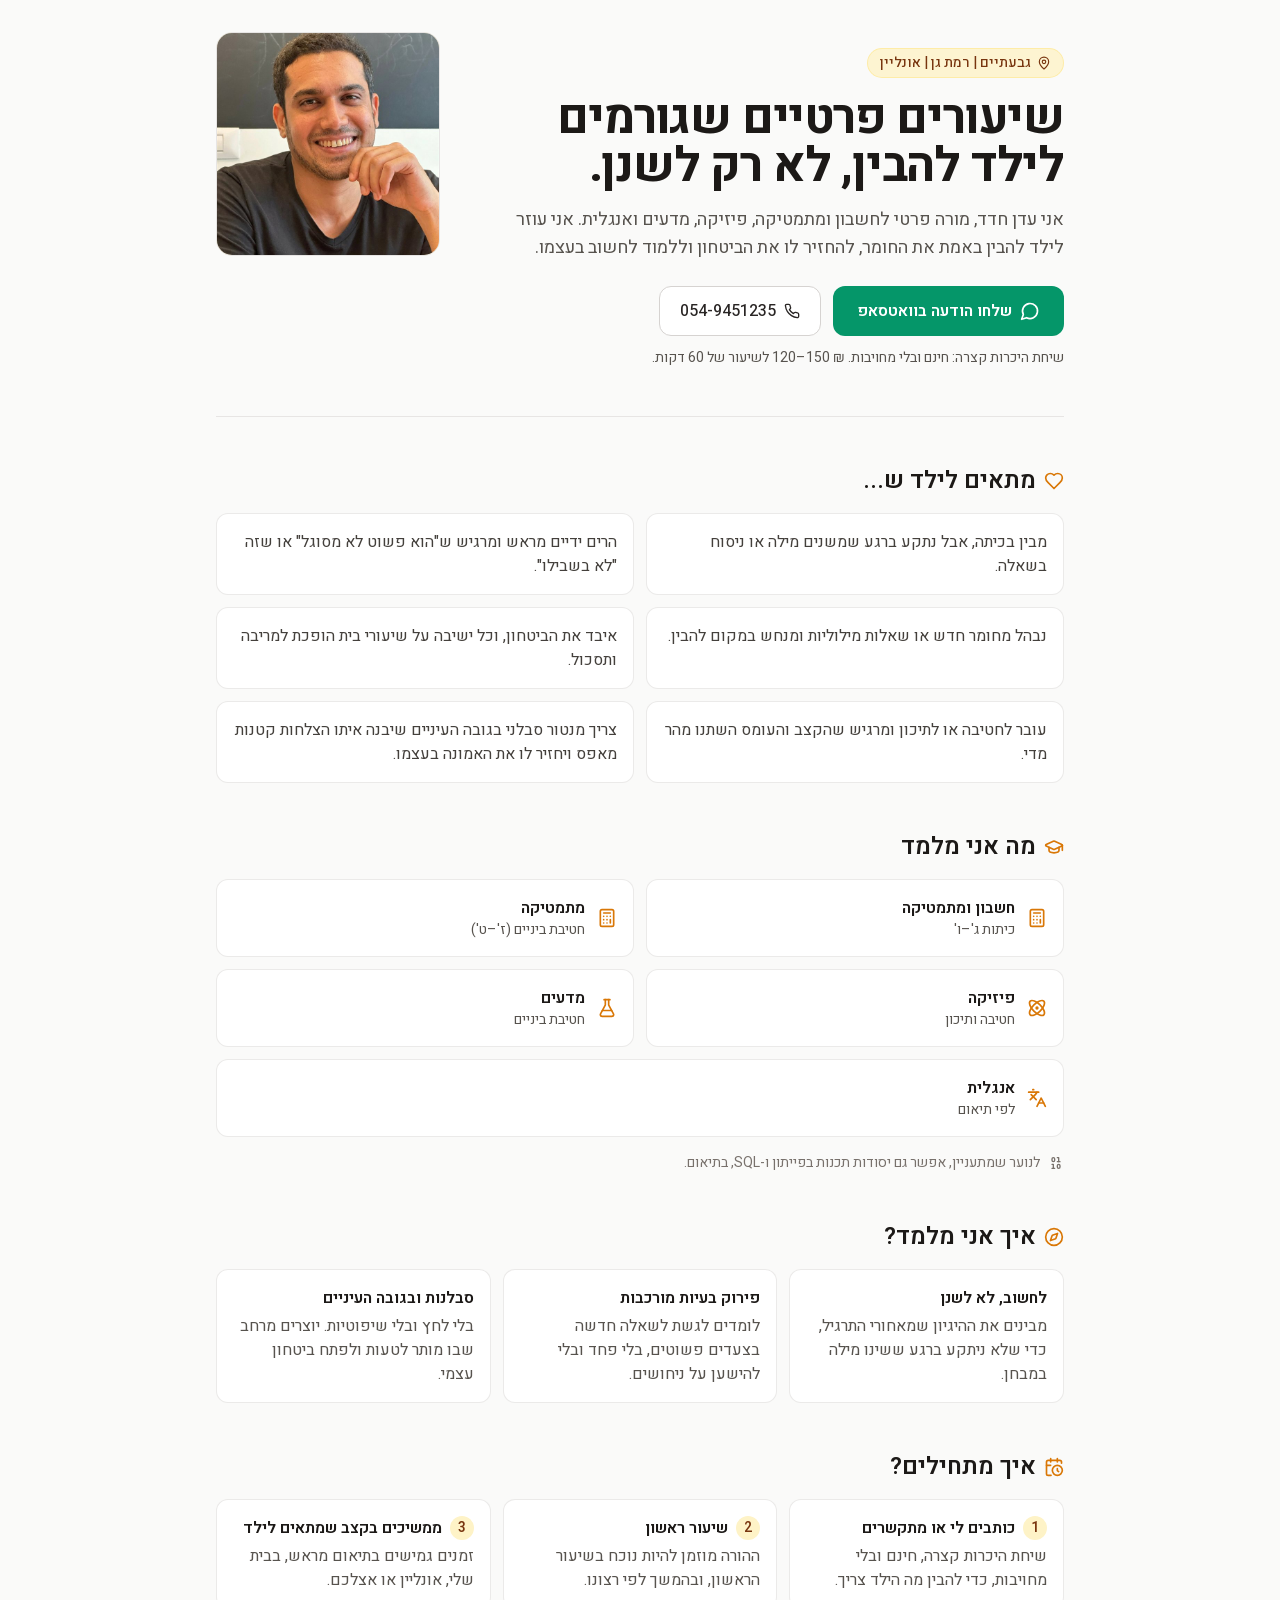
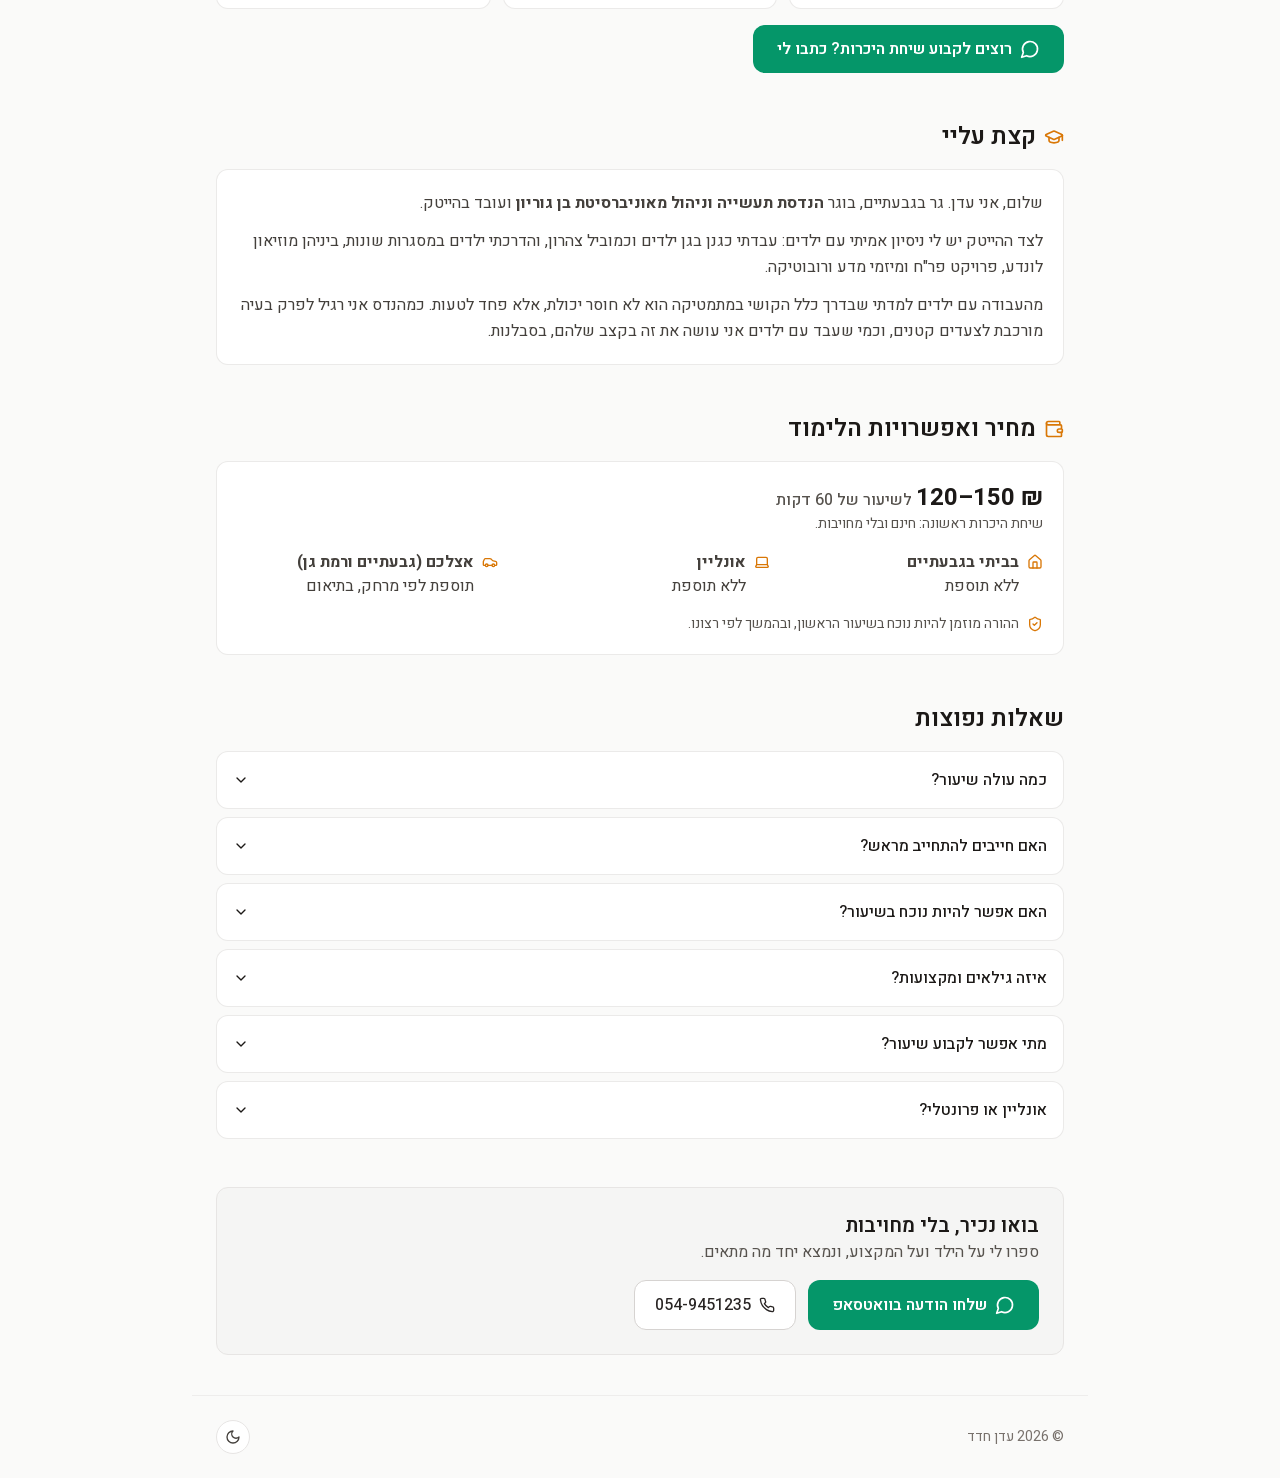
<file: tutor/index.html>
<!DOCTYPE html><!--NOR72GPdxG3_GIn23wa6D--><html lang="he" dir="rtl"><head><meta charSet="utf-8"/><meta name="viewport" content="width=device-width, initial-scale=1"/><link rel="preload" as="image" href="/tutor/eden.jpg?v=2"/><link rel="stylesheet" href="/tutor/_next/static/css/80e8c3bf98e650cd.css" data-precedence="next"/><link rel="preload" as="script" fetchPriority="low" href="/tutor/_next/static/chunks/webpack-3db2ac2fe68a9051.js"/><script src="/tutor/_next/static/chunks/4bd1b696-c023c6e3521b1417.js" async=""></script><script src="/tutor/_next/static/chunks/255-ad8b42344f25699b.js" async=""></script><script src="/tutor/_next/static/chunks/main-app-fbf6844291fcf79f.js" async=""></script><script src="/tutor/_next/static/chunks/app/page-7021a780b5fb7776.js" async=""></script><title>שיעורים פרטיים בגבעתיים ואונליין | מתמטיקה, פיזיקה ואנגלית - עדן חדד</title><meta name="description" content="שיעורים פרטיים במתמטיקה, פיזיקה, מדעים ואנגלית בגבעתיים, רמת גן ואונליין. 120–150 ₪ לשיעור, שיחת היכרות חינם ובלי מחויבות."/><meta property="og:title" content="שיעורים פרטיים שמלמדים איך ללמוד, לא רק לפתור"/><meta property="og:description" content="מתמטיקה, פיזיקה, מדעים ואנגלית. בגבעתיים, רמת גן ואונליין. שיחת היכרות חינם."/><meta property="og:locale" content="he_IL"/><meta property="og:type" content="website"/><meta name="twitter:card" content="summary"/><meta name="twitter:title" content="שיעורים פרטיים שמלמדים איך ללמוד, לא רק לפתור"/><meta name="twitter:description" content="מתמטיקה, פיזיקה, מדעים ואנגלית. בגבעתיים, רמת גן ואונליין. שיחת היכרות חינם."/><script>
              (function() {
                try {
                  var saved = localStorage.getItem('theme');
                  var prefersDark = window.matchMedia('(prefers-color-scheme: dark)').matches;
                  if (saved === 'dark' || (!saved && prefersDark)) {
                    document.documentElement.classList.add('dark');
                  } else {
                    document.documentElement.classList.remove('dark');
                  }
                } catch (e) {}
              })();
            </script><script src="/tutor/_next/static/chunks/polyfills-42372ed130431b0a.js" noModule=""></script></head><body class="__className_72557f bg-stone-50 text-stone-900 dark:bg-zinc-950 dark:text-zinc-100 antialiased transition-colors duration-200 selection:bg-amber-200 dark:selection:bg-amber-900"><div hidden=""><!--$--><!--/$--></div><script type="application/ld+json">{"@context":"https://schema.org","@type":"LocalBusiness","name":"עדן חדד - שיעורים פרטיים","telephone":"+972549451235","areaServed":["גבעתיים","רמת גן"],"address":{"@type":"PostalAddress","addressLocality":"גבעתיים","addressCountry":"IL"},"priceRange":"120-150 ILS"}</script><div class="min-h-screen flex flex-col justify-between"><main class="w-full max-w-4xl mx-auto px-6 pt-8 pb-28 md:pb-10 space-y-12"><section class="flex items-start justify-between gap-10"><div class="space-y-4 min-w-0 flex-1"><div class="flex items-center gap-3 md:hidden"><div class="shrink-0 overflow-hidden border border-stone-200 dark:border-zinc-800 bg-amber-100 dark:bg-amber-950/60 items-center justify-center flex w-16 h-16 rounded-full"><img src="/tutor/eden.jpg?v=2" alt="עדן חדד, מורה פרטי" class="w-full h-full object-cover object-[50%_25%]"/></div><div><div class="font-semibold text-stone-900 dark:text-zinc-100 text-lg leading-tight">עדן חדד</div><div class="text-sm text-stone-600 dark:text-zinc-400">מורה פרטי · גבעתיים ואונליין</div></div></div><div class="hidden md:inline-flex items-center gap-1.5 px-3 py-1 rounded-full text-sm font-medium bg-amber-100/80 text-amber-900 dark:bg-amber-950/60 dark:text-amber-300 border border-amber-200/60 dark:border-amber-800/50"><svg xmlns="http://www.w3.org/2000/svg" width="24" height="24" viewBox="0 0 24 24" fill="none" stroke="currentColor" stroke-width="2" stroke-linecap="round" stroke-linejoin="round" class="lucide lucide-map-pin w-3.5 h-3.5 shrink-0"><path d="M20 10c0 4.993-5.539 10.193-7.399 11.799a1 1 0 0 1-1.202 0C9.539 20.193 4 14.993 4 10a8 8 0 0 1 16 0"></path><circle cx="12" cy="10" r="3"></circle></svg><span>גבעתיים | רמת גן | אונליין</span></div><h1 class="text-3xl sm:text-4xl md:text-5xl font-bold tracking-tight text-stone-900 dark:text-zinc-50 leading-tight">שיעורים פרטיים שגורמים לילד להבין, לא רק לשנן.</h1><p class="text-base sm:text-lg text-stone-600 dark:text-zinc-400 leading-relaxed">אני עדן חדד, מורה פרטי לחשבון ומתמטיקה, פיזיקה, מדעים ואנגלית. אני עוזר לילד להבין באמת את החומר, להחזיר לו את הביטחון וללמוד לחשוב בעצמו.</p><div class="pt-2 space-y-3"><div class="flex flex-col sm:flex-row gap-3"><a href="https://wa.me/972549451235?text=%D7%94%D7%99%D7%99%20%D7%A2%D7%93%D7%9F%2C%20%D7%A8%D7%90%D7%99%D7%AA%D7%99%20%D7%90%D7%AA%20%D7%94%D7%93%D7%A3%20%D7%A9%D7%9C%D7%9A.%20%D7%90%D7%A0%D7%99%20%D7%9E%D7%97%D7%A4%D7%A9%2F%D7%AA%20%D7%A9%D7%99%D7%A2%D7%95%D7%A8%D7%99%D7%9D%20%D7%A4%D7%A8%D7%98%D7%99%D7%99%D7%9D%20%D7%A2%D7%91%D7%95%D7%A8%20%D7%94%D7%99%D7%9C%D7%93%2F%D7%94%20%D7%A9%D7%9C%D7%99.%0A%D7%9B%D7%99%D7%AA%D7%94%3A%20%0A%D7%9E%D7%A7%D7%A6%D7%95%D7%A2%3A%20%0A%D7%90%D7%A9%D7%9E%D7%97%20%D7%9C%D7%A9%D7%99%D7%97%D7%AA%20%D7%94%D7%99%D7%9B%D7%A8%D7%95%D7%AA%20%D7%A7%D7%A6%D7%A8%D7%94." target="_blank" rel="noopener noreferrer" class="inline-flex items-center justify-center gap-2 px-6 py-3 rounded-xl font-semibold bg-emerald-600 text-white hover:bg-emerald-700 dark:bg-emerald-500 dark:text-zinc-950 dark:hover:bg-emerald-400 transition-colors text-base "><svg xmlns="http://www.w3.org/2000/svg" width="24" height="24" viewBox="0 0 24 24" fill="none" stroke="currentColor" stroke-width="2" stroke-linecap="round" stroke-linejoin="round" class="lucide lucide-message-circle w-5 h-5"><path d="M7.9 20A9 9 0 1 0 4 16.1L2 22Z"></path></svg><span>שלחו הודעה בוואטסאפ</span></a><a href="tel:+972549451235" class="inline-flex items-center justify-center gap-2 px-5 py-3 rounded-xl font-medium border border-stone-300 dark:border-zinc-700 bg-white dark:bg-zinc-900 text-stone-800 dark:text-zinc-200 hover:bg-stone-100 dark:hover:bg-zinc-800 transition-colors text-base "><svg xmlns="http://www.w3.org/2000/svg" width="24" height="24" viewBox="0 0 24 24" fill="none" stroke="currentColor" stroke-width="2" stroke-linecap="round" stroke-linejoin="round" class="lucide lucide-phone w-4 h-4"><path d="M22 16.92v3a2 2 0 0 1-2.18 2 19.79 19.79 0 0 1-8.63-3.07 19.5 19.5 0 0 1-6-6 19.79 19.79 0 0 1-3.07-8.67A2 2 0 0 1 4.11 2h3a2 2 0 0 1 2 1.72 12.84 12.84 0 0 0 .7 2.81 2 2 0 0 1-.45 2.11L8.09 9.91a16 16 0 0 0 6 6l1.27-1.27a2 2 0 0 1 2.11-.45 12.84 12.84 0 0 0 2.81.7A2 2 0 0 1 22 16.92z"></path></svg><span dir="ltr" class="whitespace-nowrap">054-9451235</span></a></div><p class="text-sm text-stone-600 dark:text-zinc-400">שיחת היכרות קצרה: חינם ובלי מחויבות. <bdi dir="ltr">120–150 ₪</bdi> לשיעור של 60 דקות.</p></div></div><div class="shrink-0 overflow-hidden border border-stone-200 dark:border-zinc-800 bg-amber-100 dark:bg-amber-950/60 items-center justify-center  hidden md:flex w-48 h-48 lg:w-56 lg:h-56 rounded-2xl"><img src="/tutor/eden.jpg?v=2" alt="עדן חדד, מורה פרטי" class="w-full h-full object-cover object-[50%_25%]"/></div></section><hr class="border-stone-200 dark:border-zinc-800/80"/><section class="space-y-4"><h2 class="text-xl sm:text-2xl font-semibold text-stone-900 dark:text-zinc-100 flex items-center gap-2"><svg xmlns="http://www.w3.org/2000/svg" width="24" height="24" viewBox="0 0 24 24" fill="none" stroke="currentColor" stroke-width="2" stroke-linecap="round" stroke-linejoin="round" class="lucide lucide-heart w-5 h-5 text-amber-600 dark:text-amber-400 shrink-0"><path d="M19 14c1.49-1.46 3-3.21 3-5.5A5.5 5.5 0 0 0 16.5 3c-1.76 0-3 .5-4.5 2-1.5-1.5-2.74-2-4.5-2A5.5 5.5 0 0 0 2 8.5c0 2.3 1.5 4.05 3 5.5l7 7Z"></path></svg><span>מתאים לילד ש...</span></h2><ul class="grid grid-cols-1 sm:grid-cols-2 gap-3"><li class="rounded-xl bg-white dark:bg-zinc-900/70 border border-stone-200/80 dark:border-zinc-800/80 p-4 text-sm sm:text-base text-stone-700 dark:text-zinc-300 leading-snug">מבין בכיתה, אבל נתקע ברגע שמשנים מילה או ניסוח בשאלה.</li><li class="rounded-xl bg-white dark:bg-zinc-900/70 border border-stone-200/80 dark:border-zinc-800/80 p-4 text-sm sm:text-base text-stone-700 dark:text-zinc-300 leading-snug">הרים ידיים מראש ומרגיש ש&quot;הוא פשוט לא מסוגל&quot; או שזה &quot;לא בשבילו&quot;.</li><li class="rounded-xl bg-white dark:bg-zinc-900/70 border border-stone-200/80 dark:border-zinc-800/80 p-4 text-sm sm:text-base text-stone-700 dark:text-zinc-300 leading-snug">נבהל מחומר חדש או שאלות מילוליות ומנחש במקום להבין.</li><li class="rounded-xl bg-white dark:bg-zinc-900/70 border border-stone-200/80 dark:border-zinc-800/80 p-4 text-sm sm:text-base text-stone-700 dark:text-zinc-300 leading-snug">איבד את הביטחון, וכל ישיבה על שיעורי בית הופכת למריבה ותסכול.</li><li class="rounded-xl bg-white dark:bg-zinc-900/70 border border-stone-200/80 dark:border-zinc-800/80 p-4 text-sm sm:text-base text-stone-700 dark:text-zinc-300 leading-snug">עובר לחטיבה או לתיכון ומרגיש שהקצב והעומס השתנו מהר מדי.</li><li class="rounded-xl bg-white dark:bg-zinc-900/70 border border-stone-200/80 dark:border-zinc-800/80 p-4 text-sm sm:text-base text-stone-700 dark:text-zinc-300 leading-snug">צריך מנטור סבלני בגובה העיניים שיבנה איתו הצלחות קטנות מאפס ויחזיר לו את האמונה בעצמו.</li></ul></section><section class="space-y-4"><h2 class="text-xl sm:text-2xl font-semibold text-stone-900 dark:text-zinc-100 flex items-center gap-2"><svg xmlns="http://www.w3.org/2000/svg" width="24" height="24" viewBox="0 0 24 24" fill="none" stroke="currentColor" stroke-width="2" stroke-linecap="round" stroke-linejoin="round" class="lucide lucide-graduation-cap w-5 h-5 text-amber-600 dark:text-amber-400 shrink-0"><path d="M21.42 10.922a1 1 0 0 0-.019-1.838L12.83 5.18a2 2 0 0 0-1.66 0L2.6 9.08a1 1 0 0 0 0 1.832l8.57 3.908a2 2 0 0 0 1.66 0z"></path><path d="M22 10v6"></path><path d="M6 12.5V16a6 3 0 0 0 12 0v-3.5"></path></svg><span>מה אני מלמד</span></h2><div class="grid grid-cols-1 sm:grid-cols-2 gap-3"><div class="rounded-xl bg-white dark:bg-zinc-900/70 border border-stone-200/80 dark:border-zinc-800/80 p-4 flex items-center gap-3 sm:last:col-span-2"><svg xmlns="http://www.w3.org/2000/svg" width="24" height="24" viewBox="0 0 24 24" fill="none" stroke="currentColor" stroke-width="2" stroke-linecap="round" stroke-linejoin="round" class="lucide lucide-calculator w-5 h-5 text-amber-600 dark:text-amber-400 shrink-0"><rect width="16" height="20" x="4" y="2" rx="2"></rect><line x1="8" x2="16" y1="6" y2="6"></line><line x1="16" x2="16" y1="14" y2="18"></line><path d="M16 10h.01"></path><path d="M12 10h.01"></path><path d="M8 10h.01"></path><path d="M12 14h.01"></path><path d="M8 14h.01"></path><path d="M12 18h.01"></path><path d="M8 18h.01"></path></svg><div><div class="font-semibold text-stone-900 dark:text-zinc-100 text-base">חשבון ומתמטיקה</div><div class="text-sm text-stone-600 dark:text-zinc-400">כיתות ג&#x27;–ו&#x27;</div></div></div><div class="rounded-xl bg-white dark:bg-zinc-900/70 border border-stone-200/80 dark:border-zinc-800/80 p-4 flex items-center gap-3 sm:last:col-span-2"><svg xmlns="http://www.w3.org/2000/svg" width="24" height="24" viewBox="0 0 24 24" fill="none" stroke="currentColor" stroke-width="2" stroke-linecap="round" stroke-linejoin="round" class="lucide lucide-calculator w-5 h-5 text-amber-600 dark:text-amber-400 shrink-0"><rect width="16" height="20" x="4" y="2" rx="2"></rect><line x1="8" x2="16" y1="6" y2="6"></line><line x1="16" x2="16" y1="14" y2="18"></line><path d="M16 10h.01"></path><path d="M12 10h.01"></path><path d="M8 10h.01"></path><path d="M12 14h.01"></path><path d="M8 14h.01"></path><path d="M12 18h.01"></path><path d="M8 18h.01"></path></svg><div><div class="font-semibold text-stone-900 dark:text-zinc-100 text-base">מתמטיקה</div><div class="text-sm text-stone-600 dark:text-zinc-400">חטיבת ביניים (ז&#x27;–ט&#x27;)</div></div></div><div class="rounded-xl bg-white dark:bg-zinc-900/70 border border-stone-200/80 dark:border-zinc-800/80 p-4 flex items-center gap-3 sm:last:col-span-2"><svg xmlns="http://www.w3.org/2000/svg" width="24" height="24" viewBox="0 0 24 24" fill="none" stroke="currentColor" stroke-width="2" stroke-linecap="round" stroke-linejoin="round" class="lucide lucide-atom w-5 h-5 text-amber-600 dark:text-amber-400 shrink-0"><circle cx="12" cy="12" r="1"></circle><path d="M20.2 20.2c2.04-2.03.02-7.36-4.5-11.9-4.54-4.52-9.87-6.54-11.9-4.5-2.04 2.03-.02 7.36 4.5 11.9 4.54 4.52 9.87 6.54 11.9 4.5Z"></path><path d="M15.7 15.7c4.52-4.54 6.54-9.87 4.5-11.9-2.03-2.04-7.36-.02-11.9 4.5-4.52 4.54-6.54 9.87-4.5 11.9 2.03 2.04 7.36.02 11.9-4.5Z"></path></svg><div><div class="font-semibold text-stone-900 dark:text-zinc-100 text-base">פיזיקה</div><div class="text-sm text-stone-600 dark:text-zinc-400">חטיבה ותיכון</div></div></div><div class="rounded-xl bg-white dark:bg-zinc-900/70 border border-stone-200/80 dark:border-zinc-800/80 p-4 flex items-center gap-3 sm:last:col-span-2"><svg xmlns="http://www.w3.org/2000/svg" width="24" height="24" viewBox="0 0 24 24" fill="none" stroke="currentColor" stroke-width="2" stroke-linecap="round" stroke-linejoin="round" class="lucide lucide-flask-conical w-5 h-5 text-amber-600 dark:text-amber-400 shrink-0"><path d="M14 2v6a2 2 0 0 0 .245.96l5.51 10.08A2 2 0 0 1 18 22H6a2 2 0 0 1-1.755-2.96l5.51-10.08A2 2 0 0 0 10 8V2"></path><path d="M6.453 15h11.094"></path><path d="M8.5 2h7"></path></svg><div><div class="font-semibold text-stone-900 dark:text-zinc-100 text-base">מדעים</div><div class="text-sm text-stone-600 dark:text-zinc-400">חטיבת ביניים</div></div></div><div class="rounded-xl bg-white dark:bg-zinc-900/70 border border-stone-200/80 dark:border-zinc-800/80 p-4 flex items-center gap-3 sm:last:col-span-2"><svg xmlns="http://www.w3.org/2000/svg" width="24" height="24" viewBox="0 0 24 24" fill="none" stroke="currentColor" stroke-width="2" stroke-linecap="round" stroke-linejoin="round" class="lucide lucide-languages w-5 h-5 text-amber-600 dark:text-amber-400 shrink-0"><path d="m5 8 6 6"></path><path d="m4 14 6-6 2-3"></path><path d="M2 5h12"></path><path d="M7 2h1"></path><path d="m22 22-5-10-5 10"></path><path d="M14 18h6"></path></svg><div><div class="font-semibold text-stone-900 dark:text-zinc-100 text-base">אנגלית</div><div class="text-sm text-stone-600 dark:text-zinc-400">לפי תיאום</div></div></div></div><p class="text-sm text-stone-500 dark:text-zinc-500 flex items-center gap-2"><svg xmlns="http://www.w3.org/2000/svg" width="24" height="24" viewBox="0 0 24 24" fill="none" stroke="currentColor" stroke-width="2" stroke-linecap="round" stroke-linejoin="round" class="lucide lucide-binary w-4 h-4 shrink-0"><rect x="14" y="14" width="4" height="6" rx="2"></rect><rect x="6" y="4" width="4" height="6" rx="2"></rect><path d="M6 20h4"></path><path d="M14 10h4"></path><path d="M6 14h2v6"></path><path d="M14 4h2v6"></path></svg><span>לנוער שמתעניין, אפשר גם יסודות תכנות בפייתון ו-SQL, בתיאום.</span></p></section><section class="space-y-4"><h2 class="text-xl sm:text-2xl font-semibold text-stone-900 dark:text-zinc-100 flex items-center gap-2"><svg xmlns="http://www.w3.org/2000/svg" width="24" height="24" viewBox="0 0 24 24" fill="none" stroke="currentColor" stroke-width="2" stroke-linecap="round" stroke-linejoin="round" class="lucide lucide-compass w-5 h-5 text-amber-600 dark:text-amber-400 shrink-0"><path d="m16.24 7.76-1.804 5.411a2 2 0 0 1-1.265 1.265L7.76 16.24l1.804-5.411a2 2 0 0 1 1.265-1.265z"></path><circle cx="12" cy="12" r="10"></circle></svg><span>איך אני מלמד?</span></h2><div class="grid grid-cols-1 sm:grid-cols-3 gap-3"><div class="rounded-xl bg-white dark:bg-zinc-900/70 border border-stone-200/80 dark:border-zinc-800/80 p-4"><div class="font-semibold text-stone-900 dark:text-zinc-100 text-base mb-1">לחשוב, לא לשנן</div><p class="text-sm sm:text-base text-stone-600 dark:text-zinc-400 leading-snug">מבינים את ההיגיון שמאחורי התרגיל, כדי שלא ניתקע ברגע ששינו מילה במבחן.</p></div><div class="rounded-xl bg-white dark:bg-zinc-900/70 border border-stone-200/80 dark:border-zinc-800/80 p-4"><div class="font-semibold text-stone-900 dark:text-zinc-100 text-base mb-1">פירוק בעיות מורכבות</div><p class="text-sm sm:text-base text-stone-600 dark:text-zinc-400 leading-snug">לומדים לגשת לשאלה חדשה בצעדים פשוטים, בלי פחד ובלי להישען על ניחושים.</p></div><div class="rounded-xl bg-white dark:bg-zinc-900/70 border border-stone-200/80 dark:border-zinc-800/80 p-4"><div class="font-semibold text-stone-900 dark:text-zinc-100 text-base mb-1">סבלנות ובגובה העיניים</div><p class="text-sm sm:text-base text-stone-600 dark:text-zinc-400 leading-snug">בלי לחץ ובלי שיפוטיות. יוצרים מרחב שבו מותר לטעות ולפתח ביטחון עצמי.</p></div></div></section><section class="space-y-4"><h2 class="text-xl sm:text-2xl font-semibold text-stone-900 dark:text-zinc-100 flex items-center gap-2"><svg xmlns="http://www.w3.org/2000/svg" width="24" height="24" viewBox="0 0 24 24" fill="none" stroke="currentColor" stroke-width="2" stroke-linecap="round" stroke-linejoin="round" class="lucide lucide-calendar-clock w-5 h-5 text-amber-600 dark:text-amber-400 shrink-0"><path d="M21 7.5V6a2 2 0 0 0-2-2H5a2 2 0 0 0-2 2v14a2 2 0 0 0 2 2h3.5"></path><path d="M16 2v4"></path><path d="M8 2v4"></path><path d="M3 10h5"></path><path d="M17.5 17.5 16 16.3V14"></path><circle cx="16" cy="16" r="6"></circle></svg><span>איך מתחילים?</span></h2><ol class="grid grid-cols-1 sm:grid-cols-3 gap-3"><li class="rounded-xl bg-white dark:bg-zinc-900/70 border border-stone-200/80 dark:border-zinc-800/80 p-4"><div class="flex items-center gap-2 mb-1"><span class="w-6 h-6 rounded-full bg-amber-100 dark:bg-amber-950/70 text-amber-900 dark:text-amber-300 text-sm font-semibold flex items-center justify-center">1</span><span class="font-semibold text-stone-900 dark:text-zinc-100 text-base">כותבים לי או מתקשרים</span></div><p class="text-sm sm:text-base text-stone-600 dark:text-zinc-400 leading-snug">שיחת היכרות קצרה, חינם ובלי מחויבות, כדי להבין מה הילד צריך.</p></li><li class="rounded-xl bg-white dark:bg-zinc-900/70 border border-stone-200/80 dark:border-zinc-800/80 p-4"><div class="flex items-center gap-2 mb-1"><span class="w-6 h-6 rounded-full bg-amber-100 dark:bg-amber-950/70 text-amber-900 dark:text-amber-300 text-sm font-semibold flex items-center justify-center">2</span><span class="font-semibold text-stone-900 dark:text-zinc-100 text-base">שיעור ראשון</span></div><p class="text-sm sm:text-base text-stone-600 dark:text-zinc-400 leading-snug">ההורה מוזמן להיות נוכח בשיעור הראשון, ובהמשך לפי רצונו.</p></li><li class="rounded-xl bg-white dark:bg-zinc-900/70 border border-stone-200/80 dark:border-zinc-800/80 p-4"><div class="flex items-center gap-2 mb-1"><span class="w-6 h-6 rounded-full bg-amber-100 dark:bg-amber-950/70 text-amber-900 dark:text-amber-300 text-sm font-semibold flex items-center justify-center">3</span><span class="font-semibold text-stone-900 dark:text-zinc-100 text-base">ממשיכים בקצב שמתאים לילד</span></div><p class="text-sm sm:text-base text-stone-600 dark:text-zinc-400 leading-snug">זמנים גמישים בתיאום מראש, בבית שלי, אונליין או אצלכם.</p></li></ol><a href="https://wa.me/972549451235?text=%D7%94%D7%99%D7%99%20%D7%A2%D7%93%D7%9F%2C%20%D7%A8%D7%90%D7%99%D7%AA%D7%99%20%D7%90%D7%AA%20%D7%94%D7%93%D7%A3%20%D7%A9%D7%9C%D7%9A.%20%D7%90%D7%A0%D7%99%20%D7%9E%D7%97%D7%A4%D7%A9%2F%D7%AA%20%D7%A9%D7%99%D7%A2%D7%95%D7%A8%D7%99%D7%9D%20%D7%A4%D7%A8%D7%98%D7%99%D7%99%D7%9D%20%D7%A2%D7%91%D7%95%D7%A8%20%D7%94%D7%99%D7%9C%D7%93%2F%D7%94%20%D7%A9%D7%9C%D7%99.%0A%D7%9B%D7%99%D7%AA%D7%94%3A%20%0A%D7%9E%D7%A7%D7%A6%D7%95%D7%A2%3A%20%0A%D7%90%D7%A9%D7%9E%D7%97%20%D7%9C%D7%A9%D7%99%D7%97%D7%AA%20%D7%94%D7%99%D7%9B%D7%A8%D7%95%D7%AA%20%D7%A7%D7%A6%D7%A8%D7%94." target="_blank" rel="noopener noreferrer" class="inline-flex items-center justify-center gap-2 px-6 py-3 rounded-xl font-semibold bg-emerald-600 text-white hover:bg-emerald-700 dark:bg-emerald-500 dark:text-zinc-950 dark:hover:bg-emerald-400 transition-colors text-base "><svg xmlns="http://www.w3.org/2000/svg" width="24" height="24" viewBox="0 0 24 24" fill="none" stroke="currentColor" stroke-width="2" stroke-linecap="round" stroke-linejoin="round" class="lucide lucide-message-circle w-5 h-5"><path d="M7.9 20A9 9 0 1 0 4 16.1L2 22Z"></path></svg><span>רוצים לקבוע שיחת היכרות? כתבו לי</span></a></section><section class="space-y-4"><h2 class="text-xl sm:text-2xl font-semibold text-stone-900 dark:text-zinc-100 flex items-center gap-2"><svg xmlns="http://www.w3.org/2000/svg" width="24" height="24" viewBox="0 0 24 24" fill="none" stroke="currentColor" stroke-width="2" stroke-linecap="round" stroke-linejoin="round" class="lucide lucide-graduation-cap w-5 h-5 text-amber-600 dark:text-amber-400 shrink-0"><path d="M21.42 10.922a1 1 0 0 0-.019-1.838L12.83 5.18a2 2 0 0 0-1.66 0L2.6 9.08a1 1 0 0 0 0 1.832l8.57 3.908a2 2 0 0 0 1.66 0z"></path><path d="M22 10v6"></path><path d="M6 12.5V16a6 3 0 0 0 12 0v-3.5"></path></svg><span>קצת עליי</span></h2><div class="rounded-xl bg-white dark:bg-zinc-900/70 border border-stone-200/80 dark:border-zinc-800/80 p-5 space-y-3 text-base text-stone-700 dark:text-zinc-300 leading-relaxed"><p>שלום, אני עדן. גר בגבעתיים, בוגר<!-- --> <strong>הנדסת תעשייה וניהול מאוניברסיטת בן גוריון</strong> ועובד בהייטק.</p><p>לצד ההייטק יש לי ניסיון אמיתי עם ילדים: עבדתי כגנן בגן ילדים וכמוביל צהרון, והדרכתי ילדים במסגרות שונות, ביניהן מוזיאון לונדע, פרויקט פר&quot;ח ומיזמי מדע ורובוטיקה.</p><p>מהעבודה עם ילדים למדתי שבדרך כלל הקושי במתמטיקה הוא לא חוסר יכולת, אלא פחד לטעות. כמהנדס אני רגיל לפרק בעיה מורכבת לצעדים קטנים, וכמי שעבד עם ילדים אני עושה את זה בקצב שלהם, בסבלנות.</p></div></section><section class="space-y-4"><h2 class="text-xl sm:text-2xl font-semibold text-stone-900 dark:text-zinc-100 flex items-center gap-2"><svg xmlns="http://www.w3.org/2000/svg" width="24" height="24" viewBox="0 0 24 24" fill="none" stroke="currentColor" stroke-width="2" stroke-linecap="round" stroke-linejoin="round" class="lucide lucide-wallet w-5 h-5 text-amber-600 dark:text-amber-400 shrink-0"><path d="M19 7V4a1 1 0 0 0-1-1H5a2 2 0 0 0 0 4h15a1 1 0 0 1 1 1v4h-3a2 2 0 0 0 0 4h3a1 1 0 0 0 1-1v-2a1 1 0 0 0-1-1"></path><path d="M3 5v14a2 2 0 0 0 2 2h15a1 1 0 0 0 1-1v-4"></path></svg><span>מחיר ואפשרויות הלימוד</span></h2><div class="rounded-xl bg-white dark:bg-zinc-900/70 border border-stone-200/80 dark:border-zinc-800/80 p-5 space-y-4"><div><div class="text-2xl font-bold text-stone-900 dark:text-zinc-50"><bdi dir="ltr">120–150 ₪</bdi><span class="text-base font-medium text-stone-600 dark:text-zinc-400"> <!-- -->לשיעור של 60 דקות</span></div><div class="text-sm text-stone-600 dark:text-zinc-400">שיחת היכרות ראשונה: חינם ובלי מחויבות.</div></div><ul class="grid grid-cols-1 sm:grid-cols-3 gap-3 text-sm sm:text-base text-stone-700 dark:text-zinc-300"><li class="flex items-start gap-2"><svg xmlns="http://www.w3.org/2000/svg" width="24" height="24" viewBox="0 0 24 24" fill="none" stroke="currentColor" stroke-width="2" stroke-linecap="round" stroke-linejoin="round" class="lucide lucide-house w-4 h-4 mt-1 text-amber-600 dark:text-amber-400 shrink-0"><path d="M15 21v-8a1 1 0 0 0-1-1h-4a1 1 0 0 0-1 1v8"></path><path d="M3 10a2 2 0 0 1 .709-1.528l7-5.999a2 2 0 0 1 2.582 0l7 5.999A2 2 0 0 1 21 10v9a2 2 0 0 1-2 2H5a2 2 0 0 1-2-2z"></path></svg><span><strong>בביתי בגבעתיים</strong><br/>ללא תוספת</span></li><li class="flex items-start gap-2"><svg xmlns="http://www.w3.org/2000/svg" width="24" height="24" viewBox="0 0 24 24" fill="none" stroke="currentColor" stroke-width="2" stroke-linecap="round" stroke-linejoin="round" class="lucide lucide-laptop w-4 h-4 mt-1 text-amber-600 dark:text-amber-400 shrink-0"><path d="M20 16V7a2 2 0 0 0-2-2H6a2 2 0 0 0-2 2v9m16 0H4m16 0 1.28 2.55a1 1 0 0 1-.9 1.45H3.62a1 1 0 0 1-.9-1.45L4 16"></path></svg><span><strong>אונליין</strong><br/>ללא תוספת</span></li><li class="flex items-start gap-2"><svg xmlns="http://www.w3.org/2000/svg" width="24" height="24" viewBox="0 0 24 24" fill="none" stroke="currentColor" stroke-width="2" stroke-linecap="round" stroke-linejoin="round" class="lucide lucide-car w-4 h-4 mt-1 text-amber-600 dark:text-amber-400 shrink-0"><path d="M19 17h2c.6 0 1-.4 1-1v-3c0-.9-.7-1.7-1.5-1.9C18.7 10.6 16 10 16 10s-1.3-1.4-2.2-2.3c-.5-.4-1.1-.7-1.8-.7H5c-.6 0-1.1.4-1.4.9l-1.4 2.9A3.7 3.7 0 0 0 2 12v4c0 .6.4 1 1 1h2"></path><circle cx="7" cy="17" r="2"></circle><path d="M9 17h6"></path><circle cx="17" cy="17" r="2"></circle></svg><span><strong>אצלכם (גבעתיים ורמת גן)</strong><br/>תוספת לפי מרחק, בתיאום</span></li></ul><p class="text-sm text-stone-600 dark:text-zinc-400 flex items-start gap-2"><svg xmlns="http://www.w3.org/2000/svg" width="24" height="24" viewBox="0 0 24 24" fill="none" stroke="currentColor" stroke-width="2" stroke-linecap="round" stroke-linejoin="round" class="lucide lucide-shield-check w-4 h-4 mt-0.5 text-amber-600 dark:text-amber-400 shrink-0"><path d="M20 13c0 5-3.5 7.5-7.66 8.95a1 1 0 0 1-.67-.01C7.5 20.5 4 18 4 13V6a1 1 0 0 1 1-1c2 0 4.5-1.2 6.24-2.72a1.17 1.17 0 0 1 1.52 0C14.51 3.81 17 5 19 5a1 1 0 0 1 1 1z"></path><path d="m9 12 2 2 4-4"></path></svg><span>ההורה מוזמן להיות נוכח בשיעור הראשון, ובהמשך לפי רצונו.</span></p></div></section><section class="space-y-4"><h2 class="text-xl sm:text-2xl font-semibold text-stone-900 dark:text-zinc-100 flex items-center gap-2"><span>שאלות נפוצות</span></h2><div class="space-y-2"><details class="rounded-xl bg-white dark:bg-zinc-900/70 border border-stone-200/80 dark:border-zinc-800/80 group p-4"><summary class="cursor-pointer list-none flex items-center justify-between gap-3 font-medium text-stone-900 dark:text-zinc-100 text-base"><span>כמה עולה שיעור?</span><svg xmlns="http://www.w3.org/2000/svg" width="24" height="24" viewBox="0 0 24 24" fill="none" stroke="currentColor" stroke-width="2" stroke-linecap="round" stroke-linejoin="round" class="lucide lucide-chevron-down w-4 h-4 shrink-0 transition-transform group-open:rotate-180"><path d="m6 9 6 6 6-6"></path></svg></summary><p class="pt-2 text-sm sm:text-base text-stone-600 dark:text-zinc-400 leading-relaxed"><bdi dir="ltr">120–150 ₪</bdi> לשיעור של 60 דקות, בבית שלי בגבעתיים או אונליין. הגעה לבית התלמיד כרוכה בתוספת לפי מרחק, בתיאום מראש.</p></details><details class="rounded-xl bg-white dark:bg-zinc-900/70 border border-stone-200/80 dark:border-zinc-800/80 group p-4"><summary class="cursor-pointer list-none flex items-center justify-between gap-3 font-medium text-stone-900 dark:text-zinc-100 text-base"><span>האם חייבים להתחייב מראש?</span><svg xmlns="http://www.w3.org/2000/svg" width="24" height="24" viewBox="0 0 24 24" fill="none" stroke="currentColor" stroke-width="2" stroke-linecap="round" stroke-linejoin="round" class="lucide lucide-chevron-down w-4 h-4 shrink-0 transition-transform group-open:rotate-180"><path d="m6 9 6 6 6-6"></path></svg></summary><p class="pt-2 text-sm sm:text-base text-stone-600 dark:text-zinc-400 leading-relaxed">לא. מתחילים בשיחת היכרות קצרה וחינם, בלי מחויבות להמשך.</p></details><details class="rounded-xl bg-white dark:bg-zinc-900/70 border border-stone-200/80 dark:border-zinc-800/80 group p-4"><summary class="cursor-pointer list-none flex items-center justify-between gap-3 font-medium text-stone-900 dark:text-zinc-100 text-base"><span>האם אפשר להיות נוכח בשיעור?</span><svg xmlns="http://www.w3.org/2000/svg" width="24" height="24" viewBox="0 0 24 24" fill="none" stroke="currentColor" stroke-width="2" stroke-linecap="round" stroke-linejoin="round" class="lucide lucide-chevron-down w-4 h-4 shrink-0 transition-transform group-open:rotate-180"><path d="m6 9 6 6 6-6"></path></svg></summary><p class="pt-2 text-sm sm:text-base text-stone-600 dark:text-zinc-400 leading-relaxed">בוודאי. ההורה מוזמן להיות נוכח בשיעור הראשון, ובהמשך לפי רצונו.</p></details><details class="rounded-xl bg-white dark:bg-zinc-900/70 border border-stone-200/80 dark:border-zinc-800/80 group p-4"><summary class="cursor-pointer list-none flex items-center justify-between gap-3 font-medium text-stone-900 dark:text-zinc-100 text-base"><span>איזה גילאים ומקצועות?</span><svg xmlns="http://www.w3.org/2000/svg" width="24" height="24" viewBox="0 0 24 24" fill="none" stroke="currentColor" stroke-width="2" stroke-linecap="round" stroke-linejoin="round" class="lucide lucide-chevron-down w-4 h-4 shrink-0 transition-transform group-open:rotate-180"><path d="m6 9 6 6 6-6"></path></svg></summary><p class="pt-2 text-sm sm:text-base text-stone-600 dark:text-zinc-400 leading-relaxed">חשבון ומתמטיקה מכיתה ג&#x27; ועד חטיבת הביניים, פיזיקה בחטיבה ובתיכון, מדעים בחטיבה ואנגלית.</p></details><details class="rounded-xl bg-white dark:bg-zinc-900/70 border border-stone-200/80 dark:border-zinc-800/80 group p-4"><summary class="cursor-pointer list-none flex items-center justify-between gap-3 font-medium text-stone-900 dark:text-zinc-100 text-base"><span>מתי אפשר לקבוע שיעור?</span><svg xmlns="http://www.w3.org/2000/svg" width="24" height="24" viewBox="0 0 24 24" fill="none" stroke="currentColor" stroke-width="2" stroke-linecap="round" stroke-linejoin="round" class="lucide lucide-chevron-down w-4 h-4 shrink-0 transition-transform group-open:rotate-180"><path d="m6 9 6 6 6-6"></path></svg></summary><p class="pt-2 text-sm sm:text-base text-stone-600 dark:text-zinc-400 leading-relaxed">הזמנים גמישים ונקבעים בתיאום מראש. כתבו לי ונמצא שעה שמתאימה.</p></details><details class="rounded-xl bg-white dark:bg-zinc-900/70 border border-stone-200/80 dark:border-zinc-800/80 group p-4"><summary class="cursor-pointer list-none flex items-center justify-between gap-3 font-medium text-stone-900 dark:text-zinc-100 text-base"><span>אונליין או פרונטלי?</span><svg xmlns="http://www.w3.org/2000/svg" width="24" height="24" viewBox="0 0 24 24" fill="none" stroke="currentColor" stroke-width="2" stroke-linecap="round" stroke-linejoin="round" class="lucide lucide-chevron-down w-4 h-4 shrink-0 transition-transform group-open:rotate-180"><path d="m6 9 6 6 6-6"></path></svg></summary><p class="pt-2 text-sm sm:text-base text-stone-600 dark:text-zinc-400 leading-relaxed">שתי האפשרויות פתוחות: בביתי בגבעתיים, אונליין, או אצלכם בגבעתיים ורמת גן.</p></details></div></section><section class="p-6 rounded-xl bg-stone-100/90 dark:bg-zinc-900 border border-stone-200 dark:border-zinc-800 space-y-4"><div><div class="font-semibold text-stone-900 dark:text-zinc-100 text-xl">בואו נכיר, בלי מחויבות</div><div class="text-sm sm:text-base text-stone-600 dark:text-zinc-400">ספרו לי על הילד ועל המקצוע, ונמצא יחד מה מתאים.</div></div><div class="flex flex-col sm:flex-row gap-3"><a href="https://wa.me/972549451235?text=%D7%94%D7%99%D7%99%20%D7%A2%D7%93%D7%9F%2C%20%D7%A8%D7%90%D7%99%D7%AA%D7%99%20%D7%90%D7%AA%20%D7%94%D7%93%D7%A3%20%D7%A9%D7%9C%D7%9A.%20%D7%90%D7%A0%D7%99%20%D7%9E%D7%97%D7%A4%D7%A9%2F%D7%AA%20%D7%A9%D7%99%D7%A2%D7%95%D7%A8%D7%99%D7%9D%20%D7%A4%D7%A8%D7%98%D7%99%D7%99%D7%9D%20%D7%A2%D7%91%D7%95%D7%A8%20%D7%94%D7%99%D7%9C%D7%93%2F%D7%94%20%D7%A9%D7%9C%D7%99.%0A%D7%9B%D7%99%D7%AA%D7%94%3A%20%0A%D7%9E%D7%A7%D7%A6%D7%95%D7%A2%3A%20%0A%D7%90%D7%A9%D7%9E%D7%97%20%D7%9C%D7%A9%D7%99%D7%97%D7%AA%20%D7%94%D7%99%D7%9B%D7%A8%D7%95%D7%AA%20%D7%A7%D7%A6%D7%A8%D7%94." target="_blank" rel="noopener noreferrer" class="inline-flex items-center justify-center gap-2 px-6 py-3 rounded-xl font-semibold bg-emerald-600 text-white hover:bg-emerald-700 dark:bg-emerald-500 dark:text-zinc-950 dark:hover:bg-emerald-400 transition-colors text-base "><svg xmlns="http://www.w3.org/2000/svg" width="24" height="24" viewBox="0 0 24 24" fill="none" stroke="currentColor" stroke-width="2" stroke-linecap="round" stroke-linejoin="round" class="lucide lucide-message-circle w-5 h-5"><path d="M7.9 20A9 9 0 1 0 4 16.1L2 22Z"></path></svg><span>שלחו הודעה בוואטסאפ</span></a><a href="tel:+972549451235" class="inline-flex items-center justify-center gap-2 px-5 py-3 rounded-xl font-medium border border-stone-300 dark:border-zinc-700 bg-white dark:bg-zinc-900 text-stone-800 dark:text-zinc-200 hover:bg-stone-100 dark:hover:bg-zinc-800 transition-colors text-base "><svg xmlns="http://www.w3.org/2000/svg" width="24" height="24" viewBox="0 0 24 24" fill="none" stroke="currentColor" stroke-width="2" stroke-linecap="round" stroke-linejoin="round" class="lucide lucide-phone w-4 h-4"><path d="M22 16.92v3a2 2 0 0 1-2.18 2 19.79 19.79 0 0 1-8.63-3.07 19.5 19.5 0 0 1-6-6 19.79 19.79 0 0 1-3.07-8.67A2 2 0 0 1 4.11 2h3a2 2 0 0 1 2 1.72 12.84 12.84 0 0 0 .7 2.81 2 2 0 0 1-.45 2.11L8.09 9.91a16 16 0 0 0 6 6l1.27-1.27a2 2 0 0 1 2.11-.45 12.84 12.84 0 0 0 2.81.7A2 2 0 0 1 22 16.92z"></path></svg><span dir="ltr" class="whitespace-nowrap">054-9451235</span></a></div></section></main><footer class="w-full max-w-4xl mx-auto px-6 py-6 mb-16 md:mb-0 text-sm text-stone-500 dark:text-zinc-500 flex items-center justify-between border-t border-stone-200/60 dark:border-zinc-900"><span>© <!-- -->2026<!-- --> עדן חדד</span><button aria-label="החלפת ערכת נושא" class="p-2 rounded-full border border-stone-200 dark:border-zinc-800 bg-white dark:bg-zinc-900 text-stone-700 dark:text-zinc-300 hover:bg-stone-100 dark:hover:bg-zinc-800 transition-colors"><svg xmlns="http://www.w3.org/2000/svg" width="24" height="24" viewBox="0 0 24 24" fill="none" stroke="currentColor" stroke-width="2" stroke-linecap="round" stroke-linejoin="round" class="lucide lucide-moon w-4 h-4"><path d="M12 3a6 6 0 0 0 9 9 9 9 0 1 1-9-9Z"></path></svg></button></footer><div class="md:hidden fixed bottom-0 inset-x-0 z-50 p-3 flex gap-2 bg-white/95 dark:bg-zinc-950/95 backdrop-blur border-t border-stone-200 dark:border-zinc-800"><a href="https://wa.me/972549451235?text=%D7%94%D7%99%D7%99%20%D7%A2%D7%93%D7%9F%2C%20%D7%A8%D7%90%D7%99%D7%AA%D7%99%20%D7%90%D7%AA%20%D7%94%D7%93%D7%A3%20%D7%A9%D7%9C%D7%9A.%20%D7%90%D7%A0%D7%99%20%D7%9E%D7%97%D7%A4%D7%A9%2F%D7%AA%20%D7%A9%D7%99%D7%A2%D7%95%D7%A8%D7%99%D7%9D%20%D7%A4%D7%A8%D7%98%D7%99%D7%99%D7%9D%20%D7%A2%D7%91%D7%95%D7%A8%20%D7%94%D7%99%D7%9C%D7%93%2F%D7%94%20%D7%A9%D7%9C%D7%99.%0A%D7%9B%D7%99%D7%AA%D7%94%3A%20%0A%D7%9E%D7%A7%D7%A6%D7%95%D7%A2%3A%20%0A%D7%90%D7%A9%D7%9E%D7%97%20%D7%9C%D7%A9%D7%99%D7%97%D7%AA%20%D7%94%D7%99%D7%9B%D7%A8%D7%95%D7%AA%20%D7%A7%D7%A6%D7%A8%D7%94." target="_blank" rel="noopener noreferrer" class="inline-flex items-center justify-center gap-2 px-6 py-3 rounded-xl font-semibold bg-emerald-600 text-white hover:bg-emerald-700 dark:bg-emerald-500 dark:text-zinc-950 dark:hover:bg-emerald-400 transition-colors text-base flex-1 !py-2.5 !px-3 !text-sm"><svg xmlns="http://www.w3.org/2000/svg" width="24" height="24" viewBox="0 0 24 24" fill="none" stroke="currentColor" stroke-width="2" stroke-linecap="round" stroke-linejoin="round" class="lucide lucide-message-circle w-5 h-5"><path d="M7.9 20A9 9 0 1 0 4 16.1L2 22Z"></path></svg><span>וואטסאפ</span></a><a href="tel:+972549451235" class="inline-flex items-center justify-center gap-2 px-5 py-3 rounded-xl font-medium border border-stone-300 dark:border-zinc-700 bg-white dark:bg-zinc-900 text-stone-800 dark:text-zinc-200 hover:bg-stone-100 dark:hover:bg-zinc-800 transition-colors text-base flex-1 !py-2.5 !px-3 !text-sm"><svg xmlns="http://www.w3.org/2000/svg" width="24" height="24" viewBox="0 0 24 24" fill="none" stroke="currentColor" stroke-width="2" stroke-linecap="round" stroke-linejoin="round" class="lucide lucide-phone w-4 h-4"><path d="M22 16.92v3a2 2 0 0 1-2.18 2 19.79 19.79 0 0 1-8.63-3.07 19.5 19.5 0 0 1-6-6 19.79 19.79 0 0 1-3.07-8.67A2 2 0 0 1 4.11 2h3a2 2 0 0 1 2 1.72 12.84 12.84 0 0 0 .7 2.81 2 2 0 0 1-.45 2.11L8.09 9.91a16 16 0 0 0 6 6l1.27-1.27a2 2 0 0 1 2.11-.45 12.84 12.84 0 0 0 2.81.7A2 2 0 0 1 22 16.92z"></path></svg><span dir="ltr" class="whitespace-nowrap">054-9451235</span></a></div></div><!--$--><!--/$--><script src="/tutor/_next/static/chunks/webpack-3db2ac2fe68a9051.js" id="_R_" async=""></script><script>(self.__next_f=self.__next_f||[]).push([0])</script><script>self.__next_f.push([1,"1:\"$Sreact.fragment\"\n2:I[9766,[],\"\"]\n3:I[8924,[],\"\"]\n4:I[1959,[],\"ClientPageRoot\"]\n5:I[5046,[\"974\",\"static/chunks/app/page-7021a780b5fb7776.js\"],\"default\"]\n8:I[4431,[],\"OutletBoundary\"]\na:I[5278,[],\"AsyncMetadataOutlet\"]\nc:I[4431,[],\"ViewportBoundary\"]\ne:I[4431,[],\"MetadataBoundary\"]\nf:\"$Sreact.suspense\"\n11:I[7150,[],\"\"]\n:HL[\"/tutor/_next/static/css/80e8c3bf98e650cd.css\",\"style\"]\n"])</script><script>self.__next_f.push([1,"0:{\"P\":null,\"b\":\"NOR72GPdxG3-GIn23wa6D\",\"p\":\"/tutor\",\"c\":[\"\",\"\"],\"i\":false,\"f\":[[[\"\",{\"children\":[\"__PAGE__\",{}]},\"$undefined\",\"$undefined\",true],[\"\",[\"$\",\"$1\",\"c\",{\"children\":[[[\"$\",\"link\",\"0\",{\"rel\":\"stylesheet\",\"href\":\"/tutor/_next/static/css/80e8c3bf98e650cd.css\",\"precedence\":\"next\",\"crossOrigin\":\"$undefined\",\"nonce\":\"$undefined\"}]],[\"$\",\"html\",null,{\"lang\":\"he\",\"dir\":\"rtl\",\"suppressHydrationWarning\":true,\"children\":[[\"$\",\"head\",null,{\"children\":[\"$\",\"script\",null,{\"dangerouslySetInnerHTML\":{\"__html\":\"\\n              (function() {\\n                try {\\n                  var saved = localStorage.getItem('theme');\\n                  var prefersDark = window.matchMedia('(prefers-color-scheme: dark)').matches;\\n                  if (saved === 'dark' || (!saved \u0026\u0026 prefersDark)) {\\n                    document.documentElement.classList.add('dark');\\n                  } else {\\n                    document.documentElement.classList.remove('dark');\\n                  }\\n                } catch (e) {}\\n              })();\\n            \"}}]}],[\"$\",\"body\",null,{\"className\":\"__className_72557f bg-stone-50 text-stone-900 dark:bg-zinc-950 dark:text-zinc-100 antialiased transition-colors duration-200 selection:bg-amber-200 dark:selection:bg-amber-900\",\"children\":[[\"$\",\"script\",null,{\"type\":\"application/ld+json\",\"dangerouslySetInnerHTML\":{\"__html\":\"{\\\"@context\\\":\\\"https://schema.org\\\",\\\"@type\\\":\\\"LocalBusiness\\\",\\\"name\\\":\\\"עדן חדד - שיעורים פרטיים\\\",\\\"telephone\\\":\\\"+972549451235\\\",\\\"areaServed\\\":[\\\"גבעתיים\\\",\\\"רמת גן\\\"],\\\"address\\\":{\\\"@type\\\":\\\"PostalAddress\\\",\\\"addressLocality\\\":\\\"גבעתיים\\\",\\\"addressCountry\\\":\\\"IL\\\"},\\\"priceRange\\\":\\\"120-150 ILS\\\"}\"}}],[\"$\",\"$L2\",null,{\"parallelRouterKey\":\"children\",\"error\":\"$undefined\",\"errorStyles\":\"$undefined\",\"errorScripts\":\"$undefined\",\"template\":[\"$\",\"$L3\",null,{}],\"templateStyles\":\"$undefined\",\"templateScripts\":\"$undefined\",\"notFound\":[[[\"$\",\"title\",null,{\"children\":\"404: This page could not be found.\"}],[\"$\",\"div\",null,{\"style\":{\"fontFamily\":\"system-ui,\\\"Segoe UI\\\",Roboto,Helvetica,Arial,sans-serif,\\\"Apple Color Emoji\\\",\\\"Segoe UI Emoji\\\"\",\"height\":\"100vh\",\"textAlign\":\"center\",\"display\":\"flex\",\"flexDirection\":\"column\",\"alignItems\":\"center\",\"justifyContent\":\"center\"},\"children\":[\"$\",\"div\",null,{\"children\":[[\"$\",\"style\",null,{\"dangerouslySetInnerHTML\":{\"__html\":\"body{color:#000;background:#fff;margin:0}.next-error-h1{border-right:1px solid rgba(0,0,0,.3)}@media (prefers-color-scheme:dark){body{color:#fff;background:#000}.next-error-h1{border-right:1px solid rgba(255,255,255,.3)}}\"}}],[\"$\",\"h1\",null,{\"className\":\"next-error-h1\",\"style\":{\"display\":\"inline-block\",\"margin\":\"0 20px 0 0\",\"padding\":\"0 23px 0 0\",\"fontSize\":24,\"fontWeight\":500,\"verticalAlign\":\"top\",\"lineHeight\":\"49px\"},\"children\":404}],[\"$\",\"div\",null,{\"style\":{\"display\":\"inline-block\"},\"children\":[\"$\",\"h2\",null,{\"style\":{\"fontSize\":14,\"fontWeight\":400,\"lineHeight\":\"49px\",\"margin\":0},\"children\":\"This page could not be found.\"}]}]]}]}]],[]],\"forbidden\":\"$undefined\",\"unauthorized\":\"$undefined\"}]]}]]}]]}],{\"children\":[\"__PAGE__\",[\"$\",\"$1\",\"c\",{\"children\":[[\"$\",\"$L4\",null,{\"Component\":\"$5\",\"searchParams\":{},\"params\":{},\"promises\":[\"$@6\",\"$@7\"]}],null,[\"$\",\"$L8\",null,{\"children\":[\"$L9\",[\"$\",\"$La\",null,{\"promise\":\"$@b\"}]]}]]}],{},null,false]},null,false],[\"$\",\"$1\",\"h\",{\"children\":[null,[[\"$\",\"$Lc\",null,{\"children\":\"$Ld\"}],null],[\"$\",\"$Le\",null,{\"children\":[\"$\",\"div\",null,{\"hidden\":true,\"children\":[\"$\",\"$f\",null,{\"fallback\":null,\"children\":\"$L10\"}]}]}]]}],false]],\"m\":\"$undefined\",\"G\":[\"$11\",[]],\"s\":false,\"S\":true}\n"])</script><script>self.__next_f.push([1,"6:{}\n7:\"$0:f:0:1:2:children:1:props:children:0:props:params\"\n"])</script><script>self.__next_f.push([1,"d:[[\"$\",\"meta\",\"0\",{\"charSet\":\"utf-8\"}],[\"$\",\"meta\",\"1\",{\"name\":\"viewport\",\"content\":\"width=device-width, initial-scale=1\"}]]\n9:null\n"])</script><script>self.__next_f.push([1,"b:{\"metadata\":[[\"$\",\"title\",\"0\",{\"children\":\"שיעורים פרטיים בגבעתיים ואונליין | מתמטיקה, פיזיקה ואנגלית - עדן חדד\"}],[\"$\",\"meta\",\"1\",{\"name\":\"description\",\"content\":\"שיעורים פרטיים במתמטיקה, פיזיקה, מדעים ואנגלית בגבעתיים, רמת גן ואונליין. 120–150 ₪ לשיעור, שיחת היכרות חינם ובלי מחויבות.\"}],[\"$\",\"meta\",\"2\",{\"property\":\"og:title\",\"content\":\"שיעורים פרטיים שמלמדים איך ללמוד, לא רק לפתור\"}],[\"$\",\"meta\",\"3\",{\"property\":\"og:description\",\"content\":\"מתמטיקה, פיזיקה, מדעים ואנגלית. בגבעתיים, רמת גן ואונליין. שיחת היכרות חינם.\"}],[\"$\",\"meta\",\"4\",{\"property\":\"og:locale\",\"content\":\"he_IL\"}],[\"$\",\"meta\",\"5\",{\"property\":\"og:type\",\"content\":\"website\"}],[\"$\",\"meta\",\"6\",{\"name\":\"twitter:card\",\"content\":\"summary\"}],[\"$\",\"meta\",\"7\",{\"name\":\"twitter:title\",\"content\":\"שיעורים פרטיים שמלמדים איך ללמוד, לא רק לפתור\"}],[\"$\",\"meta\",\"8\",{\"name\":\"twitter:description\",\"content\":\"מתמטיקה, פיזיקה, מדעים ואנגלית. בגבעתיים, רמת גן ואונליין. שיחת היכרות חינם.\"}]],\"error\":null,\"digest\":\"$undefined\"}\n"])</script><script>self.__next_f.push([1,"10:\"$b:metadata\"\n"])</script></body></html>
</file>
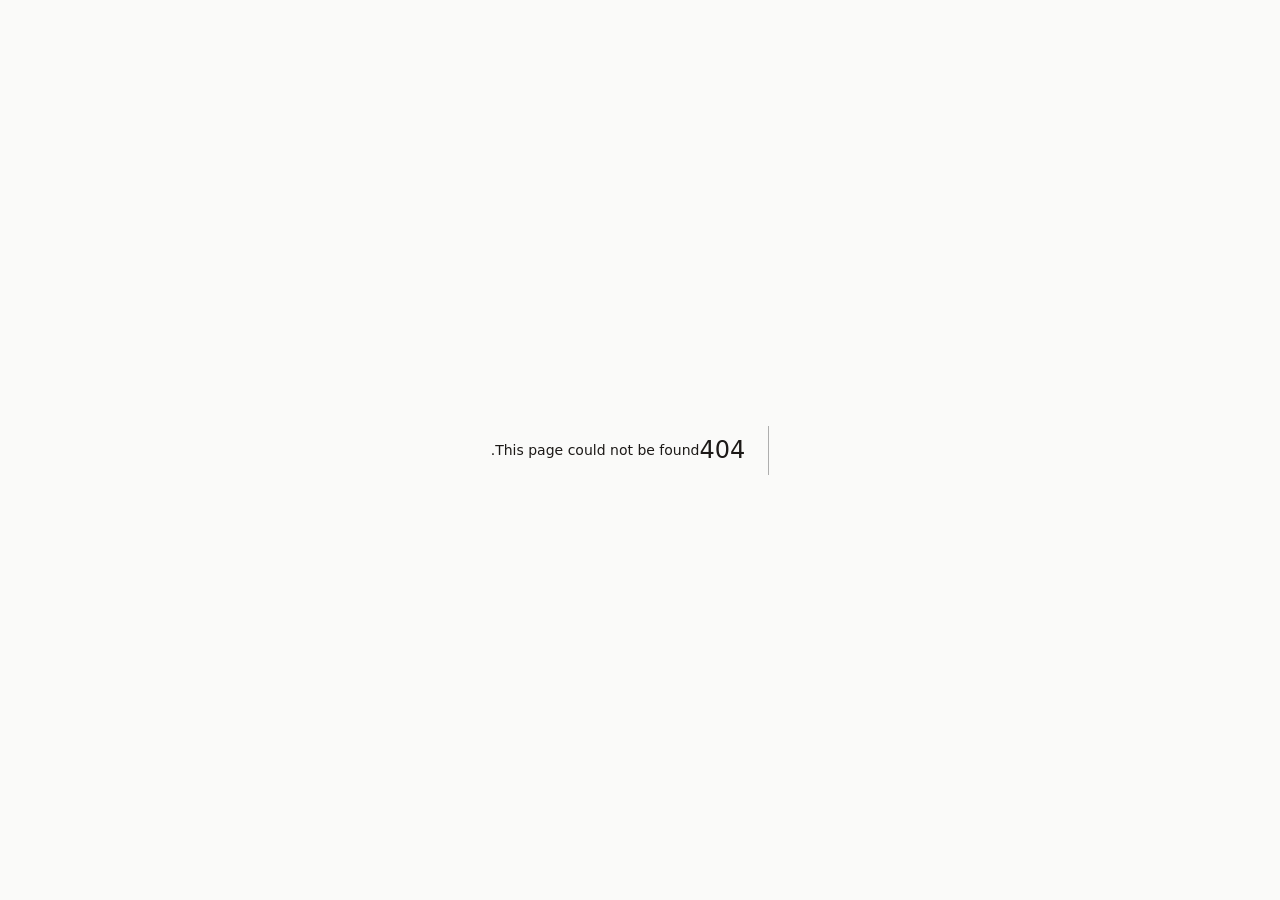
<file: tutor/404/index.html>
<!DOCTYPE html><!--NOR72GPdxG3_GIn23wa6D--><html lang="he" dir="rtl"><head><meta charSet="utf-8"/><meta name="viewport" content="width=device-width, initial-scale=1"/><link rel="stylesheet" href="/tutor/_next/static/css/80e8c3bf98e650cd.css" data-precedence="next"/><link rel="preload" as="script" fetchPriority="low" href="/tutor/_next/static/chunks/webpack-3db2ac2fe68a9051.js"/><script src="/tutor/_next/static/chunks/4bd1b696-c023c6e3521b1417.js" async=""></script><script src="/tutor/_next/static/chunks/255-ad8b42344f25699b.js" async=""></script><script src="/tutor/_next/static/chunks/main-app-fbf6844291fcf79f.js" async=""></script><meta name="robots" content="noindex"/><title>404: This page could not be found.</title><title>שיעורים פרטיים בגבעתיים ואונליין | מתמטיקה, פיזיקה ואנגלית - עדן חדד</title><meta name="description" content="שיעורים פרטיים במתמטיקה, פיזיקה, מדעים ואנגלית בגבעתיים, רמת גן ואונליין. 120–150 ₪ לשיעור, שיחת היכרות חינם ובלי מחויבות."/><meta property="og:title" content="שיעורים פרטיים שמלמדים איך ללמוד, לא רק לפתור"/><meta property="og:description" content="מתמטיקה, פיזיקה, מדעים ואנגלית. בגבעתיים, רמת גן ואונליין. שיחת היכרות חינם."/><meta property="og:locale" content="he_IL"/><meta property="og:type" content="website"/><meta name="twitter:card" content="summary"/><meta name="twitter:title" content="שיעורים פרטיים שמלמדים איך ללמוד, לא רק לפתור"/><meta name="twitter:description" content="מתמטיקה, פיזיקה, מדעים ואנגלית. בגבעתיים, רמת גן ואונליין. שיחת היכרות חינם."/><script>
              (function() {
                try {
                  var saved = localStorage.getItem('theme');
                  var prefersDark = window.matchMedia('(prefers-color-scheme: dark)').matches;
                  if (saved === 'dark' || (!saved && prefersDark)) {
                    document.documentElement.classList.add('dark');
                  } else {
                    document.documentElement.classList.remove('dark');
                  }
                } catch (e) {}
              })();
            </script><script src="/tutor/_next/static/chunks/polyfills-42372ed130431b0a.js" noModule=""></script></head><body class="__className_72557f bg-stone-50 text-stone-900 dark:bg-zinc-950 dark:text-zinc-100 antialiased transition-colors duration-200 selection:bg-amber-200 dark:selection:bg-amber-900"><div hidden=""><!--$--><!--/$--></div><script type="application/ld+json">{"@context":"https://schema.org","@type":"LocalBusiness","name":"עדן חדד - שיעורים פרטיים","telephone":"+972549451235","areaServed":["גבעתיים","רמת גן"],"address":{"@type":"PostalAddress","addressLocality":"גבעתיים","addressCountry":"IL"},"priceRange":"120-150 ILS"}</script><div style="font-family:system-ui,&quot;Segoe UI&quot;,Roboto,Helvetica,Arial,sans-serif,&quot;Apple Color Emoji&quot;,&quot;Segoe UI Emoji&quot;;height:100vh;text-align:center;display:flex;flex-direction:column;align-items:center;justify-content:center"><div><style>body{color:#000;background:#fff;margin:0}.next-error-h1{border-right:1px solid rgba(0,0,0,.3)}@media (prefers-color-scheme:dark){body{color:#fff;background:#000}.next-error-h1{border-right:1px solid rgba(255,255,255,.3)}}</style><h1 class="next-error-h1" style="display:inline-block;margin:0 20px 0 0;padding:0 23px 0 0;font-size:24px;font-weight:500;vertical-align:top;line-height:49px">404</h1><div style="display:inline-block"><h2 style="font-size:14px;font-weight:400;line-height:49px;margin:0">This page could not be found.</h2></div></div></div><!--$--><!--/$--><script src="/tutor/_next/static/chunks/webpack-3db2ac2fe68a9051.js" id="_R_" async=""></script><script>(self.__next_f=self.__next_f||[]).push([0])</script><script>self.__next_f.push([1,"1:\"$Sreact.fragment\"\n2:I[9766,[],\"\"]\n3:I[8924,[],\"\"]\n4:I[4431,[],\"OutletBoundary\"]\n6:I[5278,[],\"AsyncMetadataOutlet\"]\n8:I[4431,[],\"ViewportBoundary\"]\na:I[4431,[],\"MetadataBoundary\"]\nb:\"$Sreact.suspense\"\nd:I[7150,[],\"\"]\n:HL[\"/tutor/_next/static/css/80e8c3bf98e650cd.css\",\"style\"]\n"])</script><script>self.__next_f.push([1,"0:{\"P\":null,\"b\":\"NOR72GPdxG3-GIn23wa6D\",\"p\":\"/tutor\",\"c\":[\"\",\"_not-found\",\"\"],\"i\":false,\"f\":[[[\"\",{\"children\":[\"/_not-found\",{\"children\":[\"__PAGE__\",{}]}]},\"$undefined\",\"$undefined\",true],[\"\",[\"$\",\"$1\",\"c\",{\"children\":[[[\"$\",\"link\",\"0\",{\"rel\":\"stylesheet\",\"href\":\"/tutor/_next/static/css/80e8c3bf98e650cd.css\",\"precedence\":\"next\",\"crossOrigin\":\"$undefined\",\"nonce\":\"$undefined\"}]],[\"$\",\"html\",null,{\"lang\":\"he\",\"dir\":\"rtl\",\"suppressHydrationWarning\":true,\"children\":[[\"$\",\"head\",null,{\"children\":[\"$\",\"script\",null,{\"dangerouslySetInnerHTML\":{\"__html\":\"\\n              (function() {\\n                try {\\n                  var saved = localStorage.getItem('theme');\\n                  var prefersDark = window.matchMedia('(prefers-color-scheme: dark)').matches;\\n                  if (saved === 'dark' || (!saved \u0026\u0026 prefersDark)) {\\n                    document.documentElement.classList.add('dark');\\n                  } else {\\n                    document.documentElement.classList.remove('dark');\\n                  }\\n                } catch (e) {}\\n              })();\\n            \"}}]}],[\"$\",\"body\",null,{\"className\":\"__className_72557f bg-stone-50 text-stone-900 dark:bg-zinc-950 dark:text-zinc-100 antialiased transition-colors duration-200 selection:bg-amber-200 dark:selection:bg-amber-900\",\"children\":[[\"$\",\"script\",null,{\"type\":\"application/ld+json\",\"dangerouslySetInnerHTML\":{\"__html\":\"{\\\"@context\\\":\\\"https://schema.org\\\",\\\"@type\\\":\\\"LocalBusiness\\\",\\\"name\\\":\\\"עדן חדד - שיעורים פרטיים\\\",\\\"telephone\\\":\\\"+972549451235\\\",\\\"areaServed\\\":[\\\"גבעתיים\\\",\\\"רמת גן\\\"],\\\"address\\\":{\\\"@type\\\":\\\"PostalAddress\\\",\\\"addressLocality\\\":\\\"גבעתיים\\\",\\\"addressCountry\\\":\\\"IL\\\"},\\\"priceRange\\\":\\\"120-150 ILS\\\"}\"}}],[\"$\",\"$L2\",null,{\"parallelRouterKey\":\"children\",\"error\":\"$undefined\",\"errorStyles\":\"$undefined\",\"errorScripts\":\"$undefined\",\"template\":[\"$\",\"$L3\",null,{}],\"templateStyles\":\"$undefined\",\"templateScripts\":\"$undefined\",\"notFound\":\"$undefined\",\"forbidden\":\"$undefined\",\"unauthorized\":\"$undefined\"}]]}]]}]]}],{\"children\":[\"/_not-found\",[\"$\",\"$1\",\"c\",{\"children\":[null,[\"$\",\"$L2\",null,{\"parallelRouterKey\":\"children\",\"error\":\"$undefined\",\"errorStyles\":\"$undefined\",\"errorScripts\":\"$undefined\",\"template\":[\"$\",\"$L3\",null,{}],\"templateStyles\":\"$undefined\",\"templateScripts\":\"$undefined\",\"notFound\":\"$undefined\",\"forbidden\":\"$undefined\",\"unauthorized\":\"$undefined\"}]]}],{\"children\":[\"__PAGE__\",[\"$\",\"$1\",\"c\",{\"children\":[[[\"$\",\"title\",null,{\"children\":\"404: This page could not be found.\"}],[\"$\",\"div\",null,{\"style\":{\"fontFamily\":\"system-ui,\\\"Segoe UI\\\",Roboto,Helvetica,Arial,sans-serif,\\\"Apple Color Emoji\\\",\\\"Segoe UI Emoji\\\"\",\"height\":\"100vh\",\"textAlign\":\"center\",\"display\":\"flex\",\"flexDirection\":\"column\",\"alignItems\":\"center\",\"justifyContent\":\"center\"},\"children\":[\"$\",\"div\",null,{\"children\":[[\"$\",\"style\",null,{\"dangerouslySetInnerHTML\":{\"__html\":\"body{color:#000;background:#fff;margin:0}.next-error-h1{border-right:1px solid rgba(0,0,0,.3)}@media (prefers-color-scheme:dark){body{color:#fff;background:#000}.next-error-h1{border-right:1px solid rgba(255,255,255,.3)}}\"}}],[\"$\",\"h1\",null,{\"className\":\"next-error-h1\",\"style\":{\"display\":\"inline-block\",\"margin\":\"0 20px 0 0\",\"padding\":\"0 23px 0 0\",\"fontSize\":24,\"fontWeight\":500,\"verticalAlign\":\"top\",\"lineHeight\":\"49px\"},\"children\":404}],[\"$\",\"div\",null,{\"style\":{\"display\":\"inline-block\"},\"children\":[\"$\",\"h2\",null,{\"style\":{\"fontSize\":14,\"fontWeight\":400,\"lineHeight\":\"49px\",\"margin\":0},\"children\":\"This page could not be found.\"}]}]]}]}]],null,[\"$\",\"$L4\",null,{\"children\":[\"$L5\",[\"$\",\"$L6\",null,{\"promise\":\"$@7\"}]]}]]}],{},null,false]},null,false]},null,false],[\"$\",\"$1\",\"h\",{\"children\":[[\"$\",\"meta\",null,{\"name\":\"robots\",\"content\":\"noindex\"}],[[\"$\",\"$L8\",null,{\"children\":\"$L9\"}],null],[\"$\",\"$La\",null,{\"children\":[\"$\",\"div\",null,{\"hidden\":true,\"children\":[\"$\",\"$b\",null,{\"fallback\":null,\"children\":\"$Lc\"}]}]}]]}],false]],\"m\":\"$undefined\",\"G\":[\"$d\",[]],\"s\":false,\"S\":true}\n"])</script><script>self.__next_f.push([1,"9:[[\"$\",\"meta\",\"0\",{\"charSet\":\"utf-8\"}],[\"$\",\"meta\",\"1\",{\"name\":\"viewport\",\"content\":\"width=device-width, initial-scale=1\"}]]\n5:null\n"])</script><script>self.__next_f.push([1,"7:{\"metadata\":[[\"$\",\"title\",\"0\",{\"children\":\"שיעורים פרטיים בגבעתיים ואונליין | מתמטיקה, פיזיקה ואנגלית - עדן חדד\"}],[\"$\",\"meta\",\"1\",{\"name\":\"description\",\"content\":\"שיעורים פרטיים במתמטיקה, פיזיקה, מדעים ואנגלית בגבעתיים, רמת גן ואונליין. 120–150 ₪ לשיעור, שיחת היכרות חינם ובלי מחויבות.\"}],[\"$\",\"meta\",\"2\",{\"property\":\"og:title\",\"content\":\"שיעורים פרטיים שמלמדים איך ללמוד, לא רק לפתור\"}],[\"$\",\"meta\",\"3\",{\"property\":\"og:description\",\"content\":\"מתמטיקה, פיזיקה, מדעים ואנגלית. בגבעתיים, רמת גן ואונליין. שיחת היכרות חינם.\"}],[\"$\",\"meta\",\"4\",{\"property\":\"og:locale\",\"content\":\"he_IL\"}],[\"$\",\"meta\",\"5\",{\"property\":\"og:type\",\"content\":\"website\"}],[\"$\",\"meta\",\"6\",{\"name\":\"twitter:card\",\"content\":\"summary\"}],[\"$\",\"meta\",\"7\",{\"name\":\"twitter:title\",\"content\":\"שיעורים פרטיים שמלמדים איך ללמוד, לא רק לפתור\"}],[\"$\",\"meta\",\"8\",{\"name\":\"twitter:description\",\"content\":\"מתמטיקה, פיזיקה, מדעים ואנגלית. בגבעתיים, רמת גן ואונליין. שיחת היכרות חינם.\"}]],\"error\":null,\"digest\":\"$undefined\"}\n"])</script><script>self.__next_f.push([1,"c:\"$7:metadata\"\n"])</script></body></html>
</file>
<file: tutor/_next/static/css/80e8c3bf98e650cd.css>
@font-face{font-family:Heebo;font-style:normal;font-weight:400;font-display:swap;src:url(/tutor/_next/static/media/d2e3c073bbb3955e-s.p.woff2) format("woff2");unicode-range:u+0307-0308,u+0590-05ff,u+200c-2010,u+20aa,u+25cc,u+fb1d-fb4f}@font-face{font-family:Heebo;font-style:normal;font-weight:400;font-display:swap;src:url(/tutor/_next/static/media/806aa40678b0153b-s.woff2) format("woff2");unicode-range:u+0302-0303,u+0305,u+0307-0308,u+0310,u+0312,u+0315,u+031a,u+0326-0327,u+032c,u+032f-0330,u+0332-0333,u+0338,u+033a,u+0346,u+034d,u+0391-03a1,u+03a3-03a9,u+03b1-03c9,u+03d1,u+03d5-03d6,u+03f0-03f1,u+03f4-03f5,u+2016-2017,u+2034-2038,u+203c,u+2040,u+2043,u+2047,u+2050,u+2057,u+205f,u+2070-2071,u+2074-209f,u+20d0-20dc,u+20e1,u+20e5-20ef,u+2100-2112,u+2114-2115,u+2117-2121,u+2123-214f,u+2190,u+2192,u+2194-21ae,u+21b0-21e5,u+21f1-21f2,u+21f4-2211,u+2213-2214,u+2216-22ff,u+2308-230b,u+2310,u+2319,u+231c-2321,u+2336-237a,u+237c,u+2395,u+239b-23b7,u+23d0,u+23dc-23e1,u+2474-2475,u+25af,u+25b3,u+25b7,u+25bd,u+25c1,u+25ca,u+25cc,u+25fb,u+266d-266f,u+27c0-27ff,u+2900-2aff,u+2b0e-2b11,u+2b30-2b4c,u+2bfe,u+3030,u+ff5b,u+ff5d,u+1d400-1d7ff,u+1ee??}@font-face{font-family:Heebo;font-style:normal;font-weight:400;font-display:swap;src:url(/tutor/_next/static/media/70b9b96e99f02a56-s.woff2) format("woff2");unicode-range:u+0001-000c,u+000e-001f,u+007f-009f,u+20dd-20e0,u+20e2-20e4,u+2150-218f,u+2190,u+2192,u+2194-2199,u+21af,u+21e6-21f0,u+21f3,u+2218-2219,u+2299,u+22c4-22c6,u+2300-243f,u+2440-244a,u+2460-24ff,u+25a0-27bf,u+28??,u+2921-2922,u+2981,u+29bf,u+29eb,u+2b??,u+4dc0-4dff,u+fff9-fffb,u+10140-1018e,u+10190-1019c,u+101a0,u+101d0-101fd,u+102e0-102fb,u+10e60-10e7e,u+1d2c0-1d2d3,u+1d2e0-1d37f,u+1f0??,u+1f100-1f1ae,u+1f1e6-1f1ff,u+1f30d-1f30f,u+1f315,u+1f31c,u+1f31e,u+1f320-1f32c,u+1f336,u+1f378,u+1f37d,u+1f382,u+1f393-1f39f,u+1f3a7-1f3a8,u+1f3ac-1f3af,u+1f3c2,u+1f3c4-1f3c6,u+1f3ca-1f3ce,u+1f3d4-1f3e0,u+1f3ed,u+1f3f1-1f3f3,u+1f3f5-1f3f7,u+1f408,u+1f415,u+1f41f,u+1f426,u+1f43f,u+1f441-1f442,u+1f444,u+1f446-1f449,u+1f44c-1f44e,u+1f453,u+1f46a,u+1f47d,u+1f4a3,u+1f4b0,u+1f4b3,u+1f4b9,u+1f4bb,u+1f4bf,u+1f4c8-1f4cb,u+1f4d6,u+1f4da,u+1f4df,u+1f4e3-1f4e6,u+1f4ea-1f4ed,u+1f4f7,u+1f4f9-1f4fb,u+1f4fd-1f4fe,u+1f503,u+1f507-1f50b,u+1f50d,u+1f512-1f513,u+1f53e-1f54a,u+1f54f-1f5fa,u+1f610,u+1f650-1f67f,u+1f687,u+1f68d,u+1f691,u+1f694,u+1f698,u+1f6ad,u+1f6b2,u+1f6b9-1f6ba,u+1f6bc,u+1f6c6-1f6cf,u+1f6d3-1f6d7,u+1f6e0-1f6ea,u+1f6f0-1f6f3,u+1f6f7-1f6fc,u+1f700-1f80b,u+1f810-1f847,u+1f850-1f859,u+1f860-1f887,u+1f890-1f8ad,u+1f8b0-1f8bb,u+1f8c0-1f8c1,u+1f8d0-1f8d8,u+1f900-1f90b,u+1f93b,u+1f946,u+1f984,u+1f996,u+1f9e9,u+1fa00-1fa6f,u+1fa70-1fa7c,u+1fa80-1fac6,u+1fac8,u+1facc-1fadd,u+1fadf-1faeb,u+1faef-1fafa,u+1fb??}@font-face{font-family:Heebo;font-style:normal;font-weight:400;font-display:swap;src:url(/tutor/_next/static/media/1ac0814e481b39bc-s.woff2) format("woff2");unicode-range:u+0100-02ba,u+02bd-02c5,u+02c7-02cc,u+02ce-02d7,u+02dd-02ff,u+0304,u+0308,u+0329,u+1d00-1dbf,u+1e00-1e9f,u+1ef2-1eff,u+2020,u+20a0-20ab,u+20ad-20c4,u+2113,u+2c60-2c7f,u+a720-a7ff}@font-face{font-family:Heebo;font-style:normal;font-weight:400;font-display:swap;src:url(/tutor/_next/static/media/ec516af01d950ed6-s.p.woff2) format("woff2");unicode-range:u+00??,u+0131,u+0152-0153,u+02bb-02bc,u+02c6,u+02da,u+02dc,u+0304,u+0308,u+0329,u+2000-206f,u+20ac,u+2122,u+2191,u+2193,u+2212,u+2215,u+feff,u+fffd}@font-face{font-family:Heebo;font-style:normal;font-weight:500;font-display:swap;src:url(/tutor/_next/static/media/d2e3c073bbb3955e-s.p.woff2) format("woff2");unicode-range:u+0307-0308,u+0590-05ff,u+200c-2010,u+20aa,u+25cc,u+fb1d-fb4f}@font-face{font-family:Heebo;font-style:normal;font-weight:500;font-display:swap;src:url(/tutor/_next/static/media/806aa40678b0153b-s.woff2) format("woff2");unicode-range:u+0302-0303,u+0305,u+0307-0308,u+0310,u+0312,u+0315,u+031a,u+0326-0327,u+032c,u+032f-0330,u+0332-0333,u+0338,u+033a,u+0346,u+034d,u+0391-03a1,u+03a3-03a9,u+03b1-03c9,u+03d1,u+03d5-03d6,u+03f0-03f1,u+03f4-03f5,u+2016-2017,u+2034-2038,u+203c,u+2040,u+2043,u+2047,u+2050,u+2057,u+205f,u+2070-2071,u+2074-209f,u+20d0-20dc,u+20e1,u+20e5-20ef,u+2100-2112,u+2114-2115,u+2117-2121,u+2123-214f,u+2190,u+2192,u+2194-21ae,u+21b0-21e5,u+21f1-21f2,u+21f4-2211,u+2213-2214,u+2216-22ff,u+2308-230b,u+2310,u+2319,u+231c-2321,u+2336-237a,u+237c,u+2395,u+239b-23b7,u+23d0,u+23dc-23e1,u+2474-2475,u+25af,u+25b3,u+25b7,u+25bd,u+25c1,u+25ca,u+25cc,u+25fb,u+266d-266f,u+27c0-27ff,u+2900-2aff,u+2b0e-2b11,u+2b30-2b4c,u+2bfe,u+3030,u+ff5b,u+ff5d,u+1d400-1d7ff,u+1ee??}@font-face{font-family:Heebo;font-style:normal;font-weight:500;font-display:swap;src:url(/tutor/_next/static/media/70b9b96e99f02a56-s.woff2) format("woff2");unicode-range:u+0001-000c,u+000e-001f,u+007f-009f,u+20dd-20e0,u+20e2-20e4,u+2150-218f,u+2190,u+2192,u+2194-2199,u+21af,u+21e6-21f0,u+21f3,u+2218-2219,u+2299,u+22c4-22c6,u+2300-243f,u+2440-244a,u+2460-24ff,u+25a0-27bf,u+28??,u+2921-2922,u+2981,u+29bf,u+29eb,u+2b??,u+4dc0-4dff,u+fff9-fffb,u+10140-1018e,u+10190-1019c,u+101a0,u+101d0-101fd,u+102e0-102fb,u+10e60-10e7e,u+1d2c0-1d2d3,u+1d2e0-1d37f,u+1f0??,u+1f100-1f1ae,u+1f1e6-1f1ff,u+1f30d-1f30f,u+1f315,u+1f31c,u+1f31e,u+1f320-1f32c,u+1f336,u+1f378,u+1f37d,u+1f382,u+1f393-1f39f,u+1f3a7-1f3a8,u+1f3ac-1f3af,u+1f3c2,u+1f3c4-1f3c6,u+1f3ca-1f3ce,u+1f3d4-1f3e0,u+1f3ed,u+1f3f1-1f3f3,u+1f3f5-1f3f7,u+1f408,u+1f415,u+1f41f,u+1f426,u+1f43f,u+1f441-1f442,u+1f444,u+1f446-1f449,u+1f44c-1f44e,u+1f453,u+1f46a,u+1f47d,u+1f4a3,u+1f4b0,u+1f4b3,u+1f4b9,u+1f4bb,u+1f4bf,u+1f4c8-1f4cb,u+1f4d6,u+1f4da,u+1f4df,u+1f4e3-1f4e6,u+1f4ea-1f4ed,u+1f4f7,u+1f4f9-1f4fb,u+1f4fd-1f4fe,u+1f503,u+1f507-1f50b,u+1f50d,u+1f512-1f513,u+1f53e-1f54a,u+1f54f-1f5fa,u+1f610,u+1f650-1f67f,u+1f687,u+1f68d,u+1f691,u+1f694,u+1f698,u+1f6ad,u+1f6b2,u+1f6b9-1f6ba,u+1f6bc,u+1f6c6-1f6cf,u+1f6d3-1f6d7,u+1f6e0-1f6ea,u+1f6f0-1f6f3,u+1f6f7-1f6fc,u+1f700-1f80b,u+1f810-1f847,u+1f850-1f859,u+1f860-1f887,u+1f890-1f8ad,u+1f8b0-1f8bb,u+1f8c0-1f8c1,u+1f8d0-1f8d8,u+1f900-1f90b,u+1f93b,u+1f946,u+1f984,u+1f996,u+1f9e9,u+1fa00-1fa6f,u+1fa70-1fa7c,u+1fa80-1fac6,u+1fac8,u+1facc-1fadd,u+1fadf-1faeb,u+1faef-1fafa,u+1fb??}@font-face{font-family:Heebo;font-style:normal;font-weight:500;font-display:swap;src:url(/tutor/_next/static/media/1ac0814e481b39bc-s.woff2) format("woff2");unicode-range:u+0100-02ba,u+02bd-02c5,u+02c7-02cc,u+02ce-02d7,u+02dd-02ff,u+0304,u+0308,u+0329,u+1d00-1dbf,u+1e00-1e9f,u+1ef2-1eff,u+2020,u+20a0-20ab,u+20ad-20c4,u+2113,u+2c60-2c7f,u+a720-a7ff}@font-face{font-family:Heebo;font-style:normal;font-weight:500;font-display:swap;src:url(/tutor/_next/static/media/ec516af01d950ed6-s.p.woff2) format("woff2");unicode-range:u+00??,u+0131,u+0152-0153,u+02bb-02bc,u+02c6,u+02da,u+02dc,u+0304,u+0308,u+0329,u+2000-206f,u+20ac,u+2122,u+2191,u+2193,u+2212,u+2215,u+feff,u+fffd}@font-face{font-family:Heebo;font-style:normal;font-weight:600;font-display:swap;src:url(/tutor/_next/static/media/d2e3c073bbb3955e-s.p.woff2) format("woff2");unicode-range:u+0307-0308,u+0590-05ff,u+200c-2010,u+20aa,u+25cc,u+fb1d-fb4f}@font-face{font-family:Heebo;font-style:normal;font-weight:600;font-display:swap;src:url(/tutor/_next/static/media/806aa40678b0153b-s.woff2) format("woff2");unicode-range:u+0302-0303,u+0305,u+0307-0308,u+0310,u+0312,u+0315,u+031a,u+0326-0327,u+032c,u+032f-0330,u+0332-0333,u+0338,u+033a,u+0346,u+034d,u+0391-03a1,u+03a3-03a9,u+03b1-03c9,u+03d1,u+03d5-03d6,u+03f0-03f1,u+03f4-03f5,u+2016-2017,u+2034-2038,u+203c,u+2040,u+2043,u+2047,u+2050,u+2057,u+205f,u+2070-2071,u+2074-209f,u+20d0-20dc,u+20e1,u+20e5-20ef,u+2100-2112,u+2114-2115,u+2117-2121,u+2123-214f,u+2190,u+2192,u+2194-21ae,u+21b0-21e5,u+21f1-21f2,u+21f4-2211,u+2213-2214,u+2216-22ff,u+2308-230b,u+2310,u+2319,u+231c-2321,u+2336-237a,u+237c,u+2395,u+239b-23b7,u+23d0,u+23dc-23e1,u+2474-2475,u+25af,u+25b3,u+25b7,u+25bd,u+25c1,u+25ca,u+25cc,u+25fb,u+266d-266f,u+27c0-27ff,u+2900-2aff,u+2b0e-2b11,u+2b30-2b4c,u+2bfe,u+3030,u+ff5b,u+ff5d,u+1d400-1d7ff,u+1ee??}@font-face{font-family:Heebo;font-style:normal;font-weight:600;font-display:swap;src:url(/tutor/_next/static/media/70b9b96e99f02a56-s.woff2) format("woff2");unicode-range:u+0001-000c,u+000e-001f,u+007f-009f,u+20dd-20e0,u+20e2-20e4,u+2150-218f,u+2190,u+2192,u+2194-2199,u+21af,u+21e6-21f0,u+21f3,u+2218-2219,u+2299,u+22c4-22c6,u+2300-243f,u+2440-244a,u+2460-24ff,u+25a0-27bf,u+28??,u+2921-2922,u+2981,u+29bf,u+29eb,u+2b??,u+4dc0-4dff,u+fff9-fffb,u+10140-1018e,u+10190-1019c,u+101a0,u+101d0-101fd,u+102e0-102fb,u+10e60-10e7e,u+1d2c0-1d2d3,u+1d2e0-1d37f,u+1f0??,u+1f100-1f1ae,u+1f1e6-1f1ff,u+1f30d-1f30f,u+1f315,u+1f31c,u+1f31e,u+1f320-1f32c,u+1f336,u+1f378,u+1f37d,u+1f382,u+1f393-1f39f,u+1f3a7-1f3a8,u+1f3ac-1f3af,u+1f3c2,u+1f3c4-1f3c6,u+1f3ca-1f3ce,u+1f3d4-1f3e0,u+1f3ed,u+1f3f1-1f3f3,u+1f3f5-1f3f7,u+1f408,u+1f415,u+1f41f,u+1f426,u+1f43f,u+1f441-1f442,u+1f444,u+1f446-1f449,u+1f44c-1f44e,u+1f453,u+1f46a,u+1f47d,u+1f4a3,u+1f4b0,u+1f4b3,u+1f4b9,u+1f4bb,u+1f4bf,u+1f4c8-1f4cb,u+1f4d6,u+1f4da,u+1f4df,u+1f4e3-1f4e6,u+1f4ea-1f4ed,u+1f4f7,u+1f4f9-1f4fb,u+1f4fd-1f4fe,u+1f503,u+1f507-1f50b,u+1f50d,u+1f512-1f513,u+1f53e-1f54a,u+1f54f-1f5fa,u+1f610,u+1f650-1f67f,u+1f687,u+1f68d,u+1f691,u+1f694,u+1f698,u+1f6ad,u+1f6b2,u+1f6b9-1f6ba,u+1f6bc,u+1f6c6-1f6cf,u+1f6d3-1f6d7,u+1f6e0-1f6ea,u+1f6f0-1f6f3,u+1f6f7-1f6fc,u+1f700-1f80b,u+1f810-1f847,u+1f850-1f859,u+1f860-1f887,u+1f890-1f8ad,u+1f8b0-1f8bb,u+1f8c0-1f8c1,u+1f8d0-1f8d8,u+1f900-1f90b,u+1f93b,u+1f946,u+1f984,u+1f996,u+1f9e9,u+1fa00-1fa6f,u+1fa70-1fa7c,u+1fa80-1fac6,u+1fac8,u+1facc-1fadd,u+1fadf-1faeb,u+1faef-1fafa,u+1fb??}@font-face{font-family:Heebo;font-style:normal;font-weight:600;font-display:swap;src:url(/tutor/_next/static/media/1ac0814e481b39bc-s.woff2) format("woff2");unicode-range:u+0100-02ba,u+02bd-02c5,u+02c7-02cc,u+02ce-02d7,u+02dd-02ff,u+0304,u+0308,u+0329,u+1d00-1dbf,u+1e00-1e9f,u+1ef2-1eff,u+2020,u+20a0-20ab,u+20ad-20c4,u+2113,u+2c60-2c7f,u+a720-a7ff}@font-face{font-family:Heebo;font-style:normal;font-weight:600;font-display:swap;src:url(/tutor/_next/static/media/ec516af01d950ed6-s.p.woff2) format("woff2");unicode-range:u+00??,u+0131,u+0152-0153,u+02bb-02bc,u+02c6,u+02da,u+02dc,u+0304,u+0308,u+0329,u+2000-206f,u+20ac,u+2122,u+2191,u+2193,u+2212,u+2215,u+feff,u+fffd}@font-face{font-family:Heebo;font-style:normal;font-weight:700;font-display:swap;src:url(/tutor/_next/static/media/d2e3c073bbb3955e-s.p.woff2) format("woff2");unicode-range:u+0307-0308,u+0590-05ff,u+200c-2010,u+20aa,u+25cc,u+fb1d-fb4f}@font-face{font-family:Heebo;font-style:normal;font-weight:700;font-display:swap;src:url(/tutor/_next/static/media/806aa40678b0153b-s.woff2) format("woff2");unicode-range:u+0302-0303,u+0305,u+0307-0308,u+0310,u+0312,u+0315,u+031a,u+0326-0327,u+032c,u+032f-0330,u+0332-0333,u+0338,u+033a,u+0346,u+034d,u+0391-03a1,u+03a3-03a9,u+03b1-03c9,u+03d1,u+03d5-03d6,u+03f0-03f1,u+03f4-03f5,u+2016-2017,u+2034-2038,u+203c,u+2040,u+2043,u+2047,u+2050,u+2057,u+205f,u+2070-2071,u+2074-209f,u+20d0-20dc,u+20e1,u+20e5-20ef,u+2100-2112,u+2114-2115,u+2117-2121,u+2123-214f,u+2190,u+2192,u+2194-21ae,u+21b0-21e5,u+21f1-21f2,u+21f4-2211,u+2213-2214,u+2216-22ff,u+2308-230b,u+2310,u+2319,u+231c-2321,u+2336-237a,u+237c,u+2395,u+239b-23b7,u+23d0,u+23dc-23e1,u+2474-2475,u+25af,u+25b3,u+25b7,u+25bd,u+25c1,u+25ca,u+25cc,u+25fb,u+266d-266f,u+27c0-27ff,u+2900-2aff,u+2b0e-2b11,u+2b30-2b4c,u+2bfe,u+3030,u+ff5b,u+ff5d,u+1d400-1d7ff,u+1ee??}@font-face{font-family:Heebo;font-style:normal;font-weight:700;font-display:swap;src:url(/tutor/_next/static/media/70b9b96e99f02a56-s.woff2) format("woff2");unicode-range:u+0001-000c,u+000e-001f,u+007f-009f,u+20dd-20e0,u+20e2-20e4,u+2150-218f,u+2190,u+2192,u+2194-2199,u+21af,u+21e6-21f0,u+21f3,u+2218-2219,u+2299,u+22c4-22c6,u+2300-243f,u+2440-244a,u+2460-24ff,u+25a0-27bf,u+28??,u+2921-2922,u+2981,u+29bf,u+29eb,u+2b??,u+4dc0-4dff,u+fff9-fffb,u+10140-1018e,u+10190-1019c,u+101a0,u+101d0-101fd,u+102e0-102fb,u+10e60-10e7e,u+1d2c0-1d2d3,u+1d2e0-1d37f,u+1f0??,u+1f100-1f1ae,u+1f1e6-1f1ff,u+1f30d-1f30f,u+1f315,u+1f31c,u+1f31e,u+1f320-1f32c,u+1f336,u+1f378,u+1f37d,u+1f382,u+1f393-1f39f,u+1f3a7-1f3a8,u+1f3ac-1f3af,u+1f3c2,u+1f3c4-1f3c6,u+1f3ca-1f3ce,u+1f3d4-1f3e0,u+1f3ed,u+1f3f1-1f3f3,u+1f3f5-1f3f7,u+1f408,u+1f415,u+1f41f,u+1f426,u+1f43f,u+1f441-1f442,u+1f444,u+1f446-1f449,u+1f44c-1f44e,u+1f453,u+1f46a,u+1f47d,u+1f4a3,u+1f4b0,u+1f4b3,u+1f4b9,u+1f4bb,u+1f4bf,u+1f4c8-1f4cb,u+1f4d6,u+1f4da,u+1f4df,u+1f4e3-1f4e6,u+1f4ea-1f4ed,u+1f4f7,u+1f4f9-1f4fb,u+1f4fd-1f4fe,u+1f503,u+1f507-1f50b,u+1f50d,u+1f512-1f513,u+1f53e-1f54a,u+1f54f-1f5fa,u+1f610,u+1f650-1f67f,u+1f687,u+1f68d,u+1f691,u+1f694,u+1f698,u+1f6ad,u+1f6b2,u+1f6b9-1f6ba,u+1f6bc,u+1f6c6-1f6cf,u+1f6d3-1f6d7,u+1f6e0-1f6ea,u+1f6f0-1f6f3,u+1f6f7-1f6fc,u+1f700-1f80b,u+1f810-1f847,u+1f850-1f859,u+1f860-1f887,u+1f890-1f8ad,u+1f8b0-1f8bb,u+1f8c0-1f8c1,u+1f8d0-1f8d8,u+1f900-1f90b,u+1f93b,u+1f946,u+1f984,u+1f996,u+1f9e9,u+1fa00-1fa6f,u+1fa70-1fa7c,u+1fa80-1fac6,u+1fac8,u+1facc-1fadd,u+1fadf-1faeb,u+1faef-1fafa,u+1fb??}@font-face{font-family:Heebo;font-style:normal;font-weight:700;font-display:swap;src:url(/tutor/_next/static/media/1ac0814e481b39bc-s.woff2) format("woff2");unicode-range:u+0100-02ba,u+02bd-02c5,u+02c7-02cc,u+02ce-02d7,u+02dd-02ff,u+0304,u+0308,u+0329,u+1d00-1dbf,u+1e00-1e9f,u+1ef2-1eff,u+2020,u+20a0-20ab,u+20ad-20c4,u+2113,u+2c60-2c7f,u+a720-a7ff}@font-face{font-family:Heebo;font-style:normal;font-weight:700;font-display:swap;src:url(/tutor/_next/static/media/ec516af01d950ed6-s.p.woff2) format("woff2");unicode-range:u+00??,u+0131,u+0152-0153,u+02bb-02bc,u+02c6,u+02da,u+02dc,u+0304,u+0308,u+0329,u+2000-206f,u+20ac,u+2122,u+2191,u+2193,u+2212,u+2215,u+feff,u+fffd}@font-face{font-family:Heebo Fallback;src:local("Arial");ascent-override:104.90%;descent-override:42.14%;line-gap-override:0.00%;size-adjust:99.89%}.__className_72557f{font-family:Heebo,Heebo Fallback;font-style:normal}*,:after,:before{--tw-border-spacing-x:0;--tw-border-spacing-y:0;--tw-translate-x:0;--tw-translate-y:0;--tw-rotate:0;--tw-skew-x:0;--tw-skew-y:0;--tw-scale-x:1;--tw-scale-y:1;--tw-pan-x: ;--tw-pan-y: ;--tw-pinch-zoom: ;--tw-scroll-snap-strictness:proximity;--tw-gradient-from-position: ;--tw-gradient-via-position: ;--tw-gradient-to-position: ;--tw-ordinal: ;--tw-slashed-zero: ;--tw-numeric-figure: ;--tw-numeric-spacing: ;--tw-numeric-fraction: ;--tw-ring-inset: ;--tw-ring-offset-width:0px;--tw-ring-offset-color:#fff;--tw-ring-color:rgb(59 130 246/0.5);--tw-ring-offset-shadow:0 0 #0000;--tw-ring-shadow:0 0 #0000;--tw-shadow:0 0 #0000;--tw-shadow-colored:0 0 #0000;--tw-blur: ;--tw-brightness: ;--tw-contrast: ;--tw-grayscale: ;--tw-hue-rotate: ;--tw-invert: ;--tw-saturate: ;--tw-sepia: ;--tw-drop-shadow: ;--tw-backdrop-blur: ;--tw-backdrop-brightness: ;--tw-backdrop-contrast: ;--tw-backdrop-grayscale: ;--tw-backdrop-hue-rotate: ;--tw-backdrop-invert: ;--tw-backdrop-opacity: ;--tw-backdrop-saturate: ;--tw-backdrop-sepia: ;--tw-contain-size: ;--tw-contain-layout: ;--tw-contain-paint: ;--tw-contain-style: }::backdrop{--tw-border-spacing-x:0;--tw-border-spacing-y:0;--tw-translate-x:0;--tw-translate-y:0;--tw-rotate:0;--tw-skew-x:0;--tw-skew-y:0;--tw-scale-x:1;--tw-scale-y:1;--tw-pan-x: ;--tw-pan-y: ;--tw-pinch-zoom: ;--tw-scroll-snap-strictness:proximity;--tw-gradient-from-position: ;--tw-gradient-via-position: ;--tw-gradient-to-position: ;--tw-ordinal: ;--tw-slashed-zero: ;--tw-numeric-figure: ;--tw-numeric-spacing: ;--tw-numeric-fraction: ;--tw-ring-inset: ;--tw-ring-offset-width:0px;--tw-ring-offset-color:#fff;--tw-ring-color:rgb(59 130 246/0.5);--tw-ring-offset-shadow:0 0 #0000;--tw-ring-shadow:0 0 #0000;--tw-shadow:0 0 #0000;--tw-shadow-colored:0 0 #0000;--tw-blur: ;--tw-brightness: ;--tw-contrast: ;--tw-grayscale: ;--tw-hue-rotate: ;--tw-invert: ;--tw-saturate: ;--tw-sepia: ;--tw-drop-shadow: ;--tw-backdrop-blur: ;--tw-backdrop-brightness: ;--tw-backdrop-contrast: ;--tw-backdrop-grayscale: ;--tw-backdrop-hue-rotate: ;--tw-backdrop-invert: ;--tw-backdrop-opacity: ;--tw-backdrop-saturate: ;--tw-backdrop-sepia: ;--tw-contain-size: ;--tw-contain-layout: ;--tw-contain-paint: ;--tw-contain-style: }/*
! tailwindcss v3.4.19 | MIT License | https://tailwindcss.com
*/*,:after,:before{box-sizing:border-box;border:0 solid #e5e7eb}:after,:before{--tw-content:""}:host,html{line-height:1.5;-webkit-text-size-adjust:100%;-moz-tab-size:4;-o-tab-size:4;tab-size:4;font-family:ui-sans-serif,system-ui,sans-serif,Apple Color Emoji,Segoe UI Emoji,Segoe UI Symbol,Noto Color Emoji;font-feature-settings:normal;font-variation-settings:normal;-webkit-tap-highlight-color:transparent}body{margin:0;line-height:inherit}hr{height:0;color:inherit;border-top-width:1px}abbr:where([title]){-webkit-text-decoration:underline dotted;text-decoration:underline dotted}h1,h2,h3,h4,h5,h6{font-size:inherit;font-weight:inherit}a{color:inherit;text-decoration:inherit}b,strong{font-weight:bolder}code,kbd,pre,samp{font-family:ui-monospace,SFMono-Regular,Menlo,Monaco,Consolas,Liberation Mono,Courier New,monospace;font-feature-settings:normal;font-variation-settings:normal;font-size:1em}small{font-size:80%}sub,sup{font-size:75%;line-height:0;position:relative;vertical-align:baseline}sub{bottom:-.25em}sup{top:-.5em}table{text-indent:0;border-color:inherit;border-collapse:collapse}button,input,optgroup,select,textarea{font-family:inherit;font-feature-settings:inherit;font-variation-settings:inherit;font-size:100%;font-weight:inherit;line-height:inherit;letter-spacing:inherit;color:inherit;margin:0;padding:0}button,select{text-transform:none}button,input:where([type=button]),input:where([type=reset]),input:where([type=submit]){-webkit-appearance:button;background-color:transparent;background-image:none}:-moz-focusring{outline:auto}:-moz-ui-invalid{box-shadow:none}progress{vertical-align:baseline}::-webkit-inner-spin-button,::-webkit-outer-spin-button{height:auto}[type=search]{-webkit-appearance:textfield;outline-offset:-2px}::-webkit-search-decoration{-webkit-appearance:none}::-webkit-file-upload-button{-webkit-appearance:button;font:inherit}summary{display:list-item}blockquote,dd,dl,figure,h1,h2,h3,h4,h5,h6,hr,p,pre{margin:0}fieldset{margin:0}fieldset,legend{padding:0}menu,ol,ul{list-style:none;margin:0;padding:0}dialog{padding:0}textarea{resize:vertical}input::-moz-placeholder,textarea::-moz-placeholder{opacity:1;color:#9ca3af}input::placeholder,textarea::placeholder{opacity:1;color:#9ca3af}[role=button],button{cursor:pointer}:disabled{cursor:default}audio,canvas,embed,iframe,img,object,svg,video{display:block;vertical-align:middle}img,video{max-width:100%;height:auto}[hidden]:where(:not([hidden=until-found])){display:none}html{scroll-behavior:smooth}.fixed{position:fixed}.inset-x-0{left:0;right:0}.bottom-0{bottom:0}.z-50{z-index:50}.mx-auto{margin-left:auto;margin-right:auto}.mb-1{margin-bottom:.25rem}.mb-16{margin-bottom:4rem}.mt-0\.5{margin-top:.125rem}.mt-1{margin-top:.25rem}.flex{display:flex}.inline-flex{display:inline-flex}.grid{display:grid}.hidden{display:none}.h-16{height:4rem}.h-3\.5{height:.875rem}.h-4{height:1rem}.h-48{height:12rem}.h-5{height:1.25rem}.h-6{height:1.5rem}.h-full{height:100%}.min-h-screen{min-height:100vh}.w-16{width:4rem}.w-3\.5{width:.875rem}.w-4{width:1rem}.w-48{width:12rem}.w-5{width:1.25rem}.w-6{width:1.5rem}.w-full{width:100%}.min-w-0{min-width:0}.max-w-4xl{max-width:56rem}.flex-1{flex:1 1 0%}.shrink-0{flex-shrink:0}.cursor-pointer{cursor:pointer}.list-none{list-style-type:none}.grid-cols-1{grid-template-columns:repeat(1,minmax(0,1fr))}.flex-col{flex-direction:column}.items-start{align-items:flex-start}.items-center{align-items:center}.justify-center{justify-content:center}.justify-between{justify-content:space-between}.gap-1\.5{gap:.375rem}.gap-10{gap:2.5rem}.gap-2{gap:.5rem}.gap-3{gap:.75rem}.space-y-12>:not([hidden])~:not([hidden]){--tw-space-y-reverse:0;margin-top:calc(3rem * calc(1 - var(--tw-space-y-reverse)));margin-bottom:calc(3rem * var(--tw-space-y-reverse))}.space-y-2>:not([hidden])~:not([hidden]){--tw-space-y-reverse:0;margin-top:calc(.5rem * calc(1 - var(--tw-space-y-reverse)));margin-bottom:calc(.5rem * var(--tw-space-y-reverse))}.space-y-3>:not([hidden])~:not([hidden]){--tw-space-y-reverse:0;margin-top:calc(.75rem * calc(1 - var(--tw-space-y-reverse)));margin-bottom:calc(.75rem * var(--tw-space-y-reverse))}.space-y-4>:not([hidden])~:not([hidden]){--tw-space-y-reverse:0;margin-top:calc(1rem * calc(1 - var(--tw-space-y-reverse)));margin-bottom:calc(1rem * var(--tw-space-y-reverse))}.overflow-hidden{overflow:hidden}.whitespace-nowrap{white-space:nowrap}.rounded-2xl{border-radius:1rem}.rounded-full{border-radius:9999px}.rounded-xl{border-radius:.75rem}.border{border-width:1px}.border-t{border-top-width:1px}.border-amber-200\/60{border-color:rgb(253 230 138/.6)}.border-stone-200{--tw-border-opacity:1;border-color:rgb(231 229 228/var(--tw-border-opacity,1))}.border-stone-200\/60{border-color:rgb(231 229 228/.6)}.border-stone-200\/80{border-color:rgb(231 229 228/.8)}.border-stone-300{--tw-border-opacity:1;border-color:rgb(214 211 209/var(--tw-border-opacity,1))}.bg-amber-100{--tw-bg-opacity:1;background-color:rgb(254 243 199/var(--tw-bg-opacity,1))}.bg-amber-100\/80{background-color:rgb(254 243 199/.8)}.bg-emerald-600{--tw-bg-opacity:1;background-color:rgb(5 150 105/var(--tw-bg-opacity,1))}.bg-stone-100\/90{background-color:rgb(245 245 244/.9)}.bg-stone-50{--tw-bg-opacity:1;background-color:rgb(250 250 249/var(--tw-bg-opacity,1))}.bg-white{--tw-bg-opacity:1;background-color:rgb(255 255 255/var(--tw-bg-opacity,1))}.bg-white\/95{background-color:rgb(255 255 255/.95)}.object-cover{-o-object-fit:cover;object-fit:cover}.object-\[50\%_25\%\]{-o-object-position:50% 25%;object-position:50% 25%}.p-2{padding:.5rem}.p-3{padding:.75rem}.p-4{padding:1rem}.p-5{padding:1.25rem}.p-6{padding:1.5rem}.\!px-3{padding-left:.75rem!important;padding-right:.75rem!important}.\!py-2\.5{padding-top:.625rem!important;padding-bottom:.625rem!important}.px-3{padding-left:.75rem;padding-right:.75rem}.px-5{padding-left:1.25rem;padding-right:1.25rem}.px-6{padding-left:1.5rem;padding-right:1.5rem}.py-1{padding-top:.25rem;padding-bottom:.25rem}.py-3{padding-top:.75rem;padding-bottom:.75rem}.py-6{padding-top:1.5rem;padding-bottom:1.5rem}.pb-28{padding-bottom:7rem}.pt-2{padding-top:.5rem}.pt-8{padding-top:2rem}.\!text-sm{font-size:.875rem!important;line-height:1.25rem!important}.text-2xl{font-size:1.5rem;line-height:2rem}.text-3xl{font-size:1.875rem;line-height:2.25rem}.text-base{font-size:1rem;line-height:1.5rem}.text-lg{font-size:1.125rem;line-height:1.75rem}.text-sm{font-size:.875rem;line-height:1.25rem}.text-xl{font-size:1.25rem;line-height:1.75rem}.font-bold{font-weight:700}.font-medium{font-weight:500}.font-semibold{font-weight:600}.leading-relaxed{line-height:1.625}.leading-snug{line-height:1.375}.leading-tight{line-height:1.25}.tracking-tight{letter-spacing:-.025em}.text-amber-400{--tw-text-opacity:1;color:rgb(251 191 36/var(--tw-text-opacity,1))}.text-amber-600{--tw-text-opacity:1;color:rgb(217 119 6/var(--tw-text-opacity,1))}.text-amber-700{--tw-text-opacity:1;color:rgb(180 83 9/var(--tw-text-opacity,1))}.text-amber-900{--tw-text-opacity:1;color:rgb(120 53 15/var(--tw-text-opacity,1))}.text-stone-500{--tw-text-opacity:1;color:rgb(120 113 108/var(--tw-text-opacity,1))}.text-stone-600{--tw-text-opacity:1;color:rgb(87 83 78/var(--tw-text-opacity,1))}.text-stone-700{--tw-text-opacity:1;color:rgb(68 64 60/var(--tw-text-opacity,1))}.text-stone-800{--tw-text-opacity:1;color:rgb(41 37 36/var(--tw-text-opacity,1))}.text-stone-900{--tw-text-opacity:1;color:rgb(28 25 23/var(--tw-text-opacity,1))}.text-white{--tw-text-opacity:1;color:rgb(255 255 255/var(--tw-text-opacity,1))}.antialiased{-webkit-font-smoothing:antialiased;-moz-osx-font-smoothing:grayscale}.backdrop-blur{--tw-backdrop-blur:blur(8px);backdrop-filter:var(--tw-backdrop-blur) var(--tw-backdrop-brightness) var(--tw-backdrop-contrast) var(--tw-backdrop-grayscale) var(--tw-backdrop-hue-rotate) var(--tw-backdrop-invert) var(--tw-backdrop-opacity) var(--tw-backdrop-saturate) var(--tw-backdrop-sepia)}.transition-colors{transition-property:color,background-color,border-color,text-decoration-color,fill,stroke;transition-timing-function:cubic-bezier(.4,0,.2,1);transition-duration:.15s}.transition-transform{transition-property:transform;transition-timing-function:cubic-bezier(.4,0,.2,1);transition-duration:.15s}.duration-200{transition-duration:.2s}.selection\:bg-amber-200 ::-moz-selection{--tw-bg-opacity:1;background-color:rgb(253 230 138/var(--tw-bg-opacity,1))}.selection\:bg-amber-200 ::selection{--tw-bg-opacity:1;background-color:rgb(253 230 138/var(--tw-bg-opacity,1))}.selection\:bg-amber-200::-moz-selection{--tw-bg-opacity:1;background-color:rgb(253 230 138/var(--tw-bg-opacity,1))}.selection\:bg-amber-200::selection{--tw-bg-opacity:1;background-color:rgb(253 230 138/var(--tw-bg-opacity,1))}.hover\:bg-emerald-700:hover{--tw-bg-opacity:1;background-color:rgb(4 120 87/var(--tw-bg-opacity,1))}.hover\:bg-stone-100:hover{--tw-bg-opacity:1;background-color:rgb(245 245 244/var(--tw-bg-opacity,1))}.group[open] .group-open\:rotate-180{--tw-rotate:180deg;transform:translate(var(--tw-translate-x),var(--tw-translate-y)) rotate(var(--tw-rotate)) skewX(var(--tw-skew-x)) skewY(var(--tw-skew-y)) scaleX(var(--tw-scale-x)) scaleY(var(--tw-scale-y))}.dark\:border-amber-800\/50:is(.dark *){border-color:rgb(146 64 14/.5)}.dark\:border-zinc-700:is(.dark *){--tw-border-opacity:1;border-color:rgb(63 63 70/var(--tw-border-opacity,1))}.dark\:border-zinc-800:is(.dark *){--tw-border-opacity:1;border-color:rgb(39 39 42/var(--tw-border-opacity,1))}.dark\:border-zinc-800\/80:is(.dark *){border-color:rgb(39 39 42/.8)}.dark\:border-zinc-900:is(.dark *){--tw-border-opacity:1;border-color:rgb(24 24 27/var(--tw-border-opacity,1))}.dark\:bg-amber-950\/60:is(.dark *){background-color:rgb(69 26 3/.6)}.dark\:bg-amber-950\/70:is(.dark *){background-color:rgb(69 26 3/.7)}.dark\:bg-emerald-500:is(.dark *){--tw-bg-opacity:1;background-color:rgb(16 185 129/var(--tw-bg-opacity,1))}.dark\:bg-zinc-900:is(.dark *){--tw-bg-opacity:1;background-color:rgb(24 24 27/var(--tw-bg-opacity,1))}.dark\:bg-zinc-900\/70:is(.dark *){background-color:rgb(24 24 27/.7)}.dark\:bg-zinc-950:is(.dark *){--tw-bg-opacity:1;background-color:rgb(9 9 11/var(--tw-bg-opacity,1))}.dark\:bg-zinc-950\/95:is(.dark *){background-color:rgb(9 9 11/.95)}.dark\:text-amber-300:is(.dark *){--tw-text-opacity:1;color:rgb(252 211 77/var(--tw-text-opacity,1))}.dark\:text-amber-400:is(.dark *){--tw-text-opacity:1;color:rgb(251 191 36/var(--tw-text-opacity,1))}.dark\:text-zinc-100:is(.dark *){--tw-text-opacity:1;color:rgb(244 244 245/var(--tw-text-opacity,1))}.dark\:text-zinc-200:is(.dark *){--tw-text-opacity:1;color:rgb(228 228 231/var(--tw-text-opacity,1))}.dark\:text-zinc-300:is(.dark *){--tw-text-opacity:1;color:rgb(212 212 216/var(--tw-text-opacity,1))}.dark\:text-zinc-400:is(.dark *){--tw-text-opacity:1;color:rgb(161 161 170/var(--tw-text-opacity,1))}.dark\:text-zinc-50:is(.dark *){--tw-text-opacity:1;color:rgb(250 250 250/var(--tw-text-opacity,1))}.dark\:text-zinc-500:is(.dark *){--tw-text-opacity:1;color:rgb(113 113 122/var(--tw-text-opacity,1))}.dark\:text-zinc-950:is(.dark *){--tw-text-opacity:1;color:rgb(9 9 11/var(--tw-text-opacity,1))}.dark\:selection\:bg-amber-900 :is(.dark *)::-moz-selection{--tw-bg-opacity:1;background-color:rgb(120 53 15/var(--tw-bg-opacity,1))}.dark\:selection\:bg-amber-900 :is(.dark *)::selection{--tw-bg-opacity:1;background-color:rgb(120 53 15/var(--tw-bg-opacity,1))}.dark\:selection\:bg-amber-900:is(.dark *)::-moz-selection{--tw-bg-opacity:1;background-color:rgb(120 53 15/var(--tw-bg-opacity,1))}.dark\:selection\:bg-amber-900:is(.dark *)::selection{--tw-bg-opacity:1;background-color:rgb(120 53 15/var(--tw-bg-opacity,1))}.dark\:hover\:bg-emerald-400:hover:is(.dark *){--tw-bg-opacity:1;background-color:rgb(52 211 153/var(--tw-bg-opacity,1))}.dark\:hover\:bg-zinc-800:hover:is(.dark *){--tw-bg-opacity:1;background-color:rgb(39 39 42/var(--tw-bg-opacity,1))}@media (min-width:640px){.sm\:grid-cols-2{grid-template-columns:repeat(2,minmax(0,1fr))}.sm\:grid-cols-3{grid-template-columns:repeat(3,minmax(0,1fr))}.sm\:flex-row{flex-direction:row}.sm\:text-2xl{font-size:1.5rem;line-height:2rem}.sm\:text-4xl{font-size:2.25rem;line-height:2.5rem}.sm\:text-base{font-size:1rem;line-height:1.5rem}.sm\:text-lg{font-size:1.125rem;line-height:1.75rem}.sm\:last\:col-span-2:last-child{grid-column:span 2/span 2}}@media (min-width:768px){.md\:mb-0{margin-bottom:0}.md\:flex{display:flex}.md\:inline-flex{display:inline-flex}.md\:hidden{display:none}.md\:pb-10{padding-bottom:2.5rem}.md\:text-5xl{font-size:3rem;line-height:1}.md\:text-6xl{font-size:3.75rem;line-height:1}}@media (min-width:1024px){.lg\:h-56{height:14rem}.lg\:w-56{width:14rem}}
</file>
